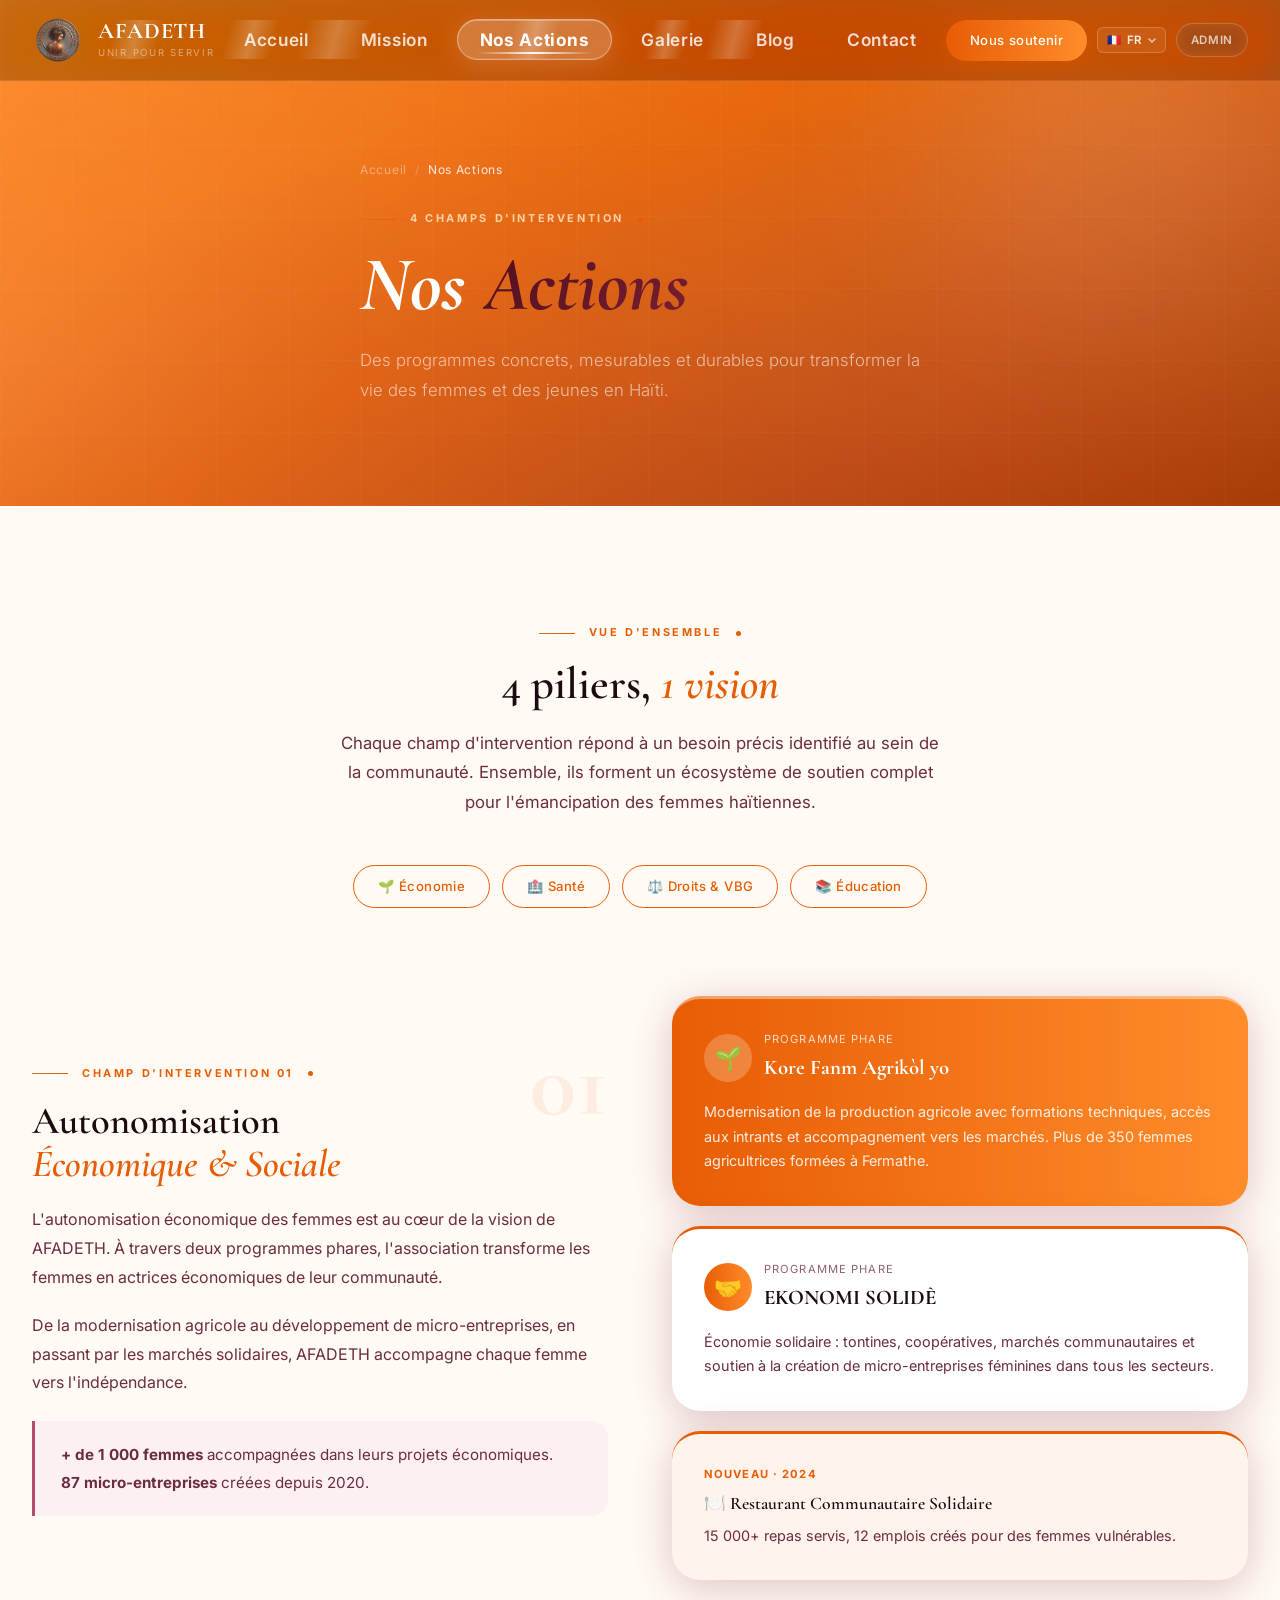
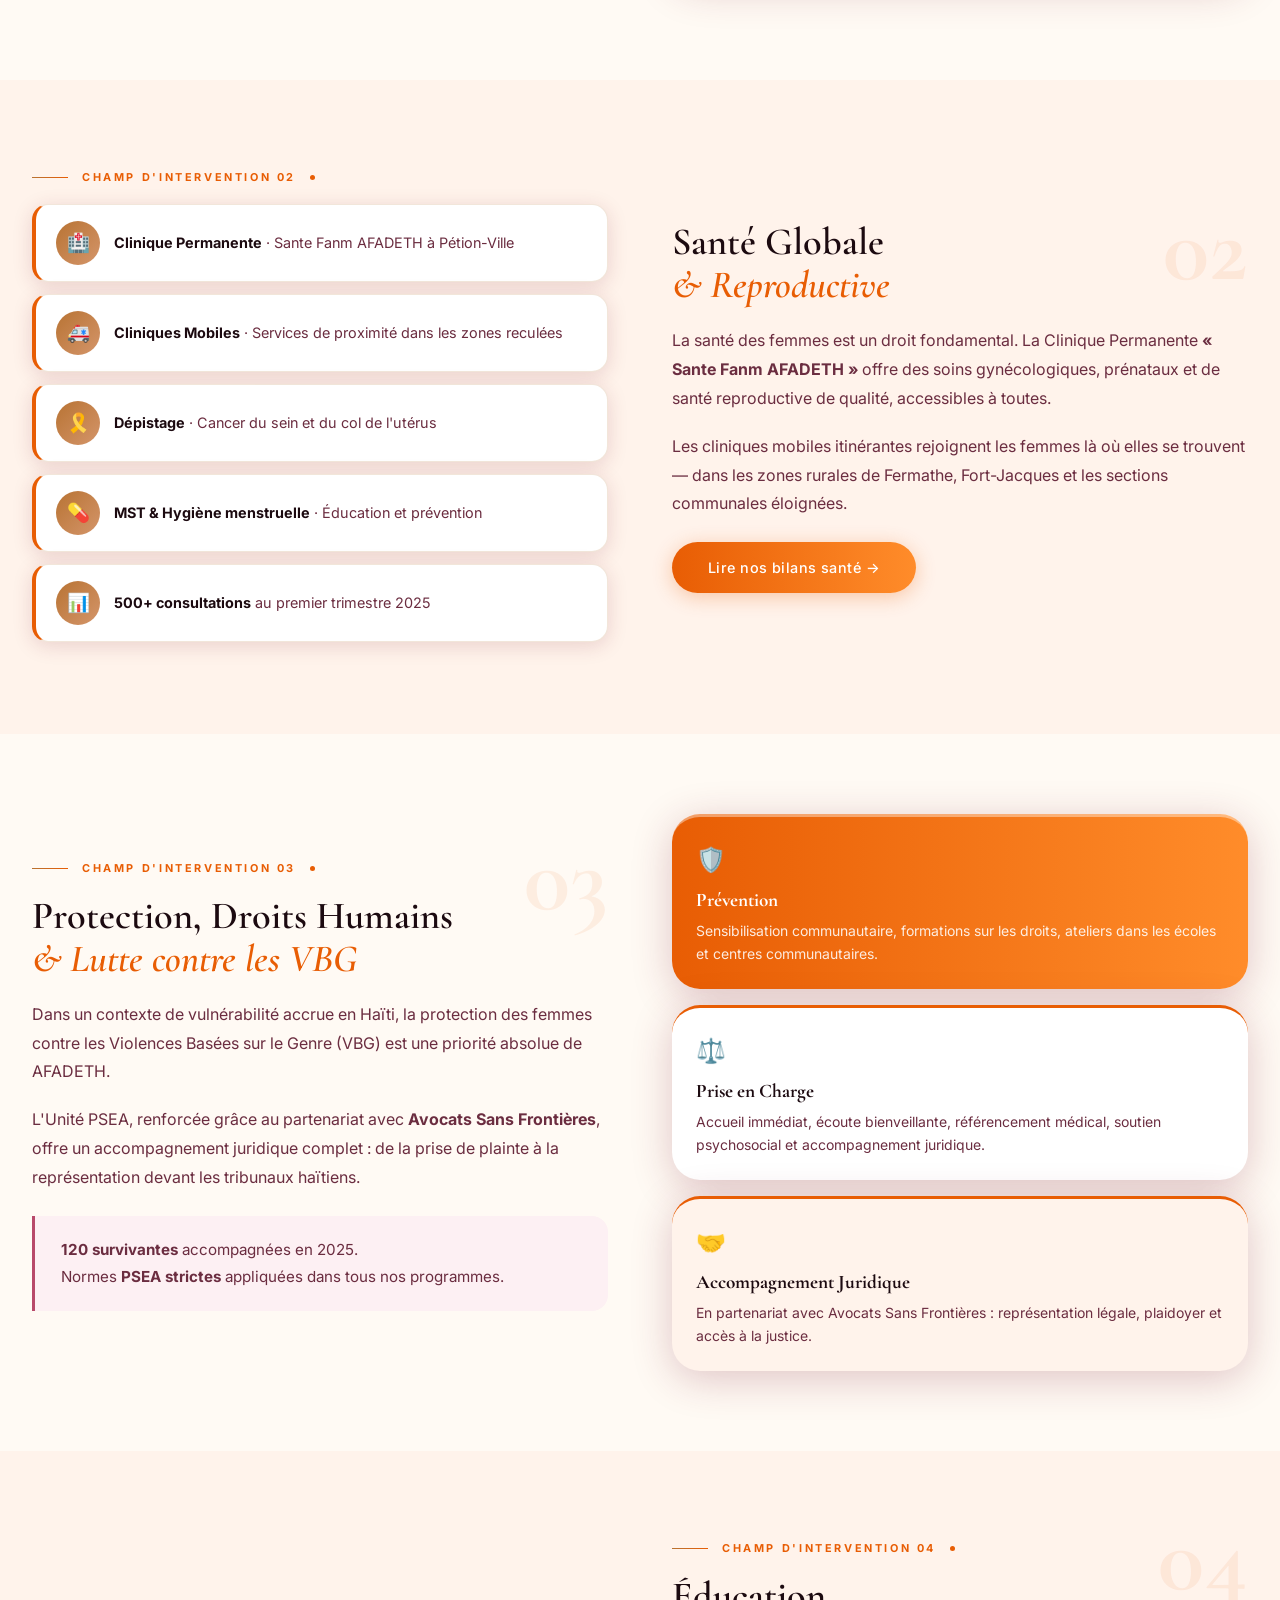
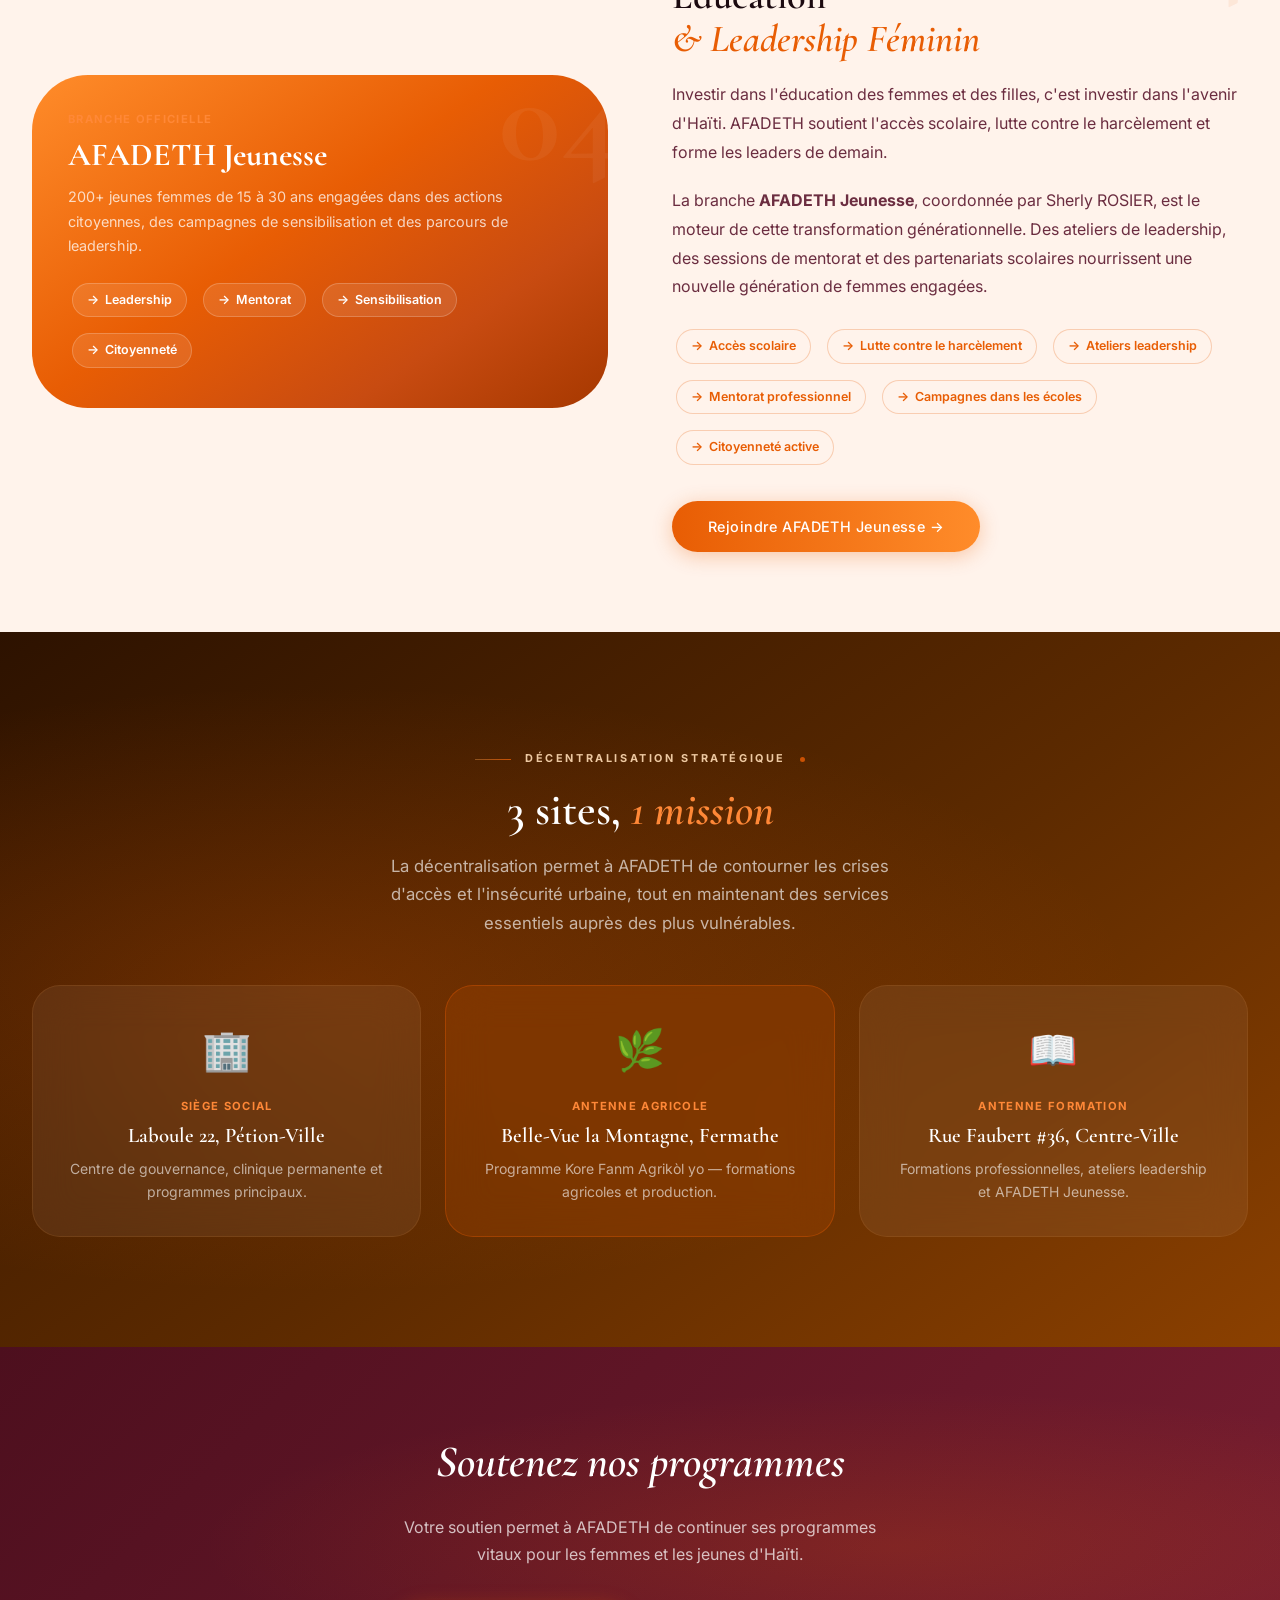
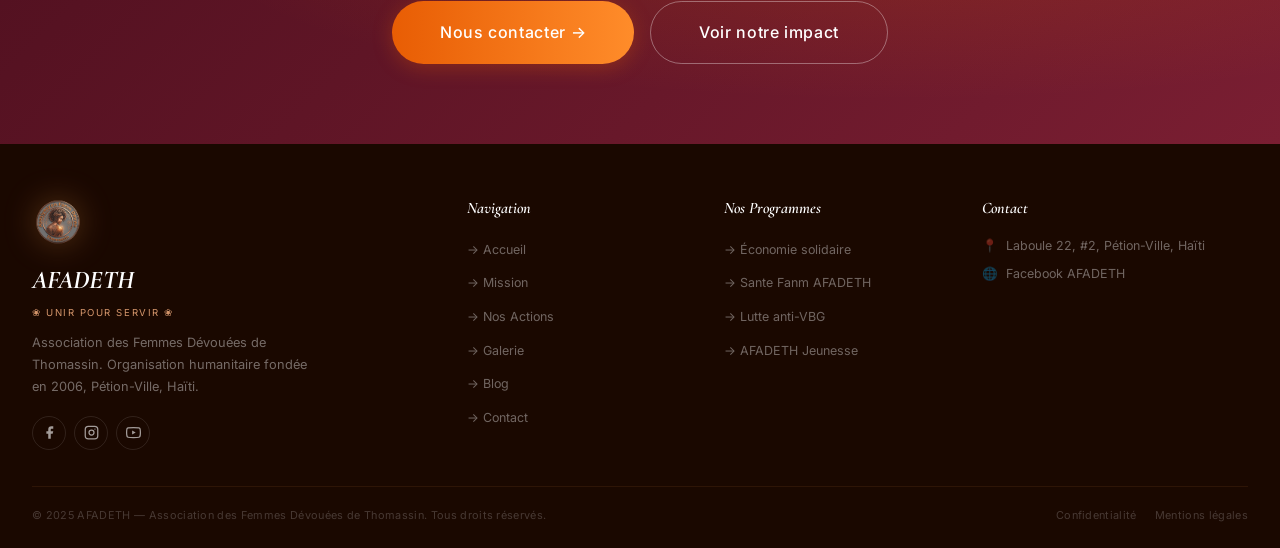
<file: actions.html>
<!DOCTYPE html>
<html lang="fr">
<head>
  <meta charset="UTF-8" />
  <meta name="viewport" content="width=device-width, initial-scale=1.0" />
  <meta name="description" content="Les 4 champs d'intervention de AFADETH : autonomisation économique, santé reproductive, droits humains et VBG, éducation et leadership féminin." />
  <title>Nos Actions — AFADETH</title>
  <link rel="stylesheet" href="css/style.css" />
  <link rel="icon" href="assets/images/logo.png" type="image/png" />
  <style>
    /* ---- Action sections alternating backgrounds ---- */
    .action-section{padding:80px 0}
    .action-section--cream{background:var(--cream)}
    .action-section--pale{background:var(--orange-pale)}

    /* ---- Big ghost number ---- */
    .action-number{
      font-family:'Cormorant Garamond',serif;font-size:6rem;font-weight:700;
      color:rgba(232,93,4,.08);line-height:1;position:absolute;top:-20px;right:0;
      pointer-events:none;user-select:none
    }

    /* ---- Program tags ---- */
    .program-tag{
      display:inline-flex;align-items:center;gap:6px;
      padding:6px 14px;border-radius:var(--radius-full);
      background:var(--orange-pale);border:1px solid rgba(232,93,4,.25);
      font-size:.78rem;font-weight:600;color:var(--orange);margin:4px
    }
    .program-tag::before{content:'→';font-size:.8rem}

    /* ---- Impact pills (santé section) ---- */
    .impact-pill{
      display:flex;align-items:center;gap:14px;
      padding:16px 20px;background:#fff;border-radius:var(--radius-md);
      border:1px solid var(--light-border);border-left:4px solid var(--orange);
      margin-bottom:12px;box-shadow:var(--shadow-sm)
    }
    .impact-pill__icon{
      width:44px;height:44px;border-radius:50%;flex-shrink:0;
      background:var(--gradient-copper);
      display:flex;align-items:center;justify-content:center;font-size:1.15rem
    }
    .impact-pill__text{font-size:.9rem;color:var(--light-text-2);line-height:1.5}
    .impact-pill__text strong{color:var(--light-text)}

    /* ---- Program cards ---- */
    .program-card{
      background:#fff;border-radius:var(--radius-lg);padding:32px;
      box-shadow:var(--shadow-md);border-top:3px solid var(--orange);
      margin-bottom:20px
    }
    .program-card--gradient{
      background:var(--gradient-brand);color:#fff;
      border-top:3px solid rgba(255,255,255,.4)
    }
    .program-card--pale{
      background:var(--orange-pale);
      border-top:3px solid var(--orange)
    }
    .program-card__icon{
      width:48px;height:48px;border-radius:50%;flex-shrink:0;
      display:flex;align-items:center;justify-content:center;font-size:1.4rem
    }
    .program-card__icon--light{background:rgba(255,255,255,.22)}
    .program-card__icon--brand{background:var(--gradient-brand)}
    .program-card__header{display:flex;align-items:center;gap:12px;margin-bottom:16px}
    .program-card__eyebrow{
      font-size:.7rem;letter-spacing:.1em;text-transform:uppercase;
      opacity:.75;margin-bottom:2px
    }
    .program-card__title{
      font-family:'Cormorant Garamond',serif;font-size:1.3rem;font-weight:700
    }
    .program-card__title--dark{color:var(--light-text)}
    .program-card__eyebrow--dark{color:var(--light-text-2)}
    .program-card p{font-size:.9rem;line-height:1.7}
    .program-card--gradient p{opacity:.87}
    .program-card__badge{
      font-size:.7rem;letter-spacing:.1em;text-transform:uppercase;
      color:var(--orange);font-weight:700;margin-bottom:6px
    }
    .program-card__subtitle{
      font-family:'Cormorant Garamond',serif;font-size:1.1rem;
      font-weight:600;color:var(--light-text);margin-bottom:6px
    }

    /* ---- Droits sub-cards ---- */
    .droits-card{
      background:#fff;border-radius:var(--radius-lg);padding:24px;
      box-shadow:var(--shadow-md);border-top:3px solid var(--orange)
    }
    .droits-card--gradient{
      background:var(--gradient-brand);color:#fff;
      border-top:3px solid rgba(255,255,255,.4)
    }
    .droits-card--pale{
      background:var(--orange-pale);
      border-top:3px solid var(--orange)
    }
    .droits-card h4{
      font-family:'Cormorant Garamond',serif;font-size:1.2rem;
      font-weight:700;margin-bottom:8px
    }
    .droits-card p{font-size:.875rem;line-height:1.65}
    .droits-card--gradient p{opacity:.87}
    .droits-card--pale p{color:var(--light-text-2)}
    .droits-card--pale h4{color:var(--light-text)}
    .droits-card--white p{color:var(--light-text-2)}
    .droits-card--white h4{color:var(--light-text)}
    .droits-icon{font-size:1.5rem;margin-bottom:10px}

    /* ---- Décentralisation section ---- */
    .decentral-section{
      background:var(--gradient-earth);
      position:relative;overflow:hidden;
      padding:110px 0
    }
    .decentral-section::before{
      content:'';position:absolute;inset:0;
      background:radial-gradient(ellipse at 25% 50%,rgba(232,93,4,.22) 0%,transparent 60%);
      pointer-events:none
    }
    .decentral-card{
      background:var(--glass);
      border:1px solid var(--glass-border);
      backdrop-filter:blur(20px);-webkit-backdrop-filter:blur(20px);
      border-radius:var(--radius-lg);padding:32px;text-align:center
    }
    .decentral-card--accent{
      background:rgba(232,93,4,.15);
      border-color:rgba(232,93,4,.35)
    }
    .decentral-card__eyebrow{
      font-size:.7rem;letter-spacing:.12em;text-transform:uppercase;
      color:var(--orange-light);font-weight:700;margin-bottom:8px
    }
    .decentral-card__name{
      font-family:'Cormorant Garamond',serif;font-size:1.3rem;
      font-weight:600;color:#fff;margin-bottom:10px
    }
    .decentral-card p{font-size:.875rem;color:rgba(255,255,255,.6);line-height:1.65}
    .decentral-icon{font-size:2.5rem;margin-bottom:16px}

    /* ---- CTA banner ---- */
    .actions-cta{
      background:var(--gradient-wine);
      position:relative;overflow:hidden;padding:80px 0
    }
    .actions-cta::before{
      content:'';position:absolute;inset:0;
      background:radial-gradient(ellipse at 70% 50%,rgba(232,93,4,.18) 0%,transparent 55%);
      pointer-events:none
    }
    .actions-cta__quote{
      font-family:'Cormorant Garamond',serif;
      font-size:clamp(1.8rem,3.5vw,3rem);
      font-weight:600;color:#fff;
      font-style:italic;margin-bottom:1rem
    }
    .actions-cta p{
      color:rgba(255,255,255,.72);font-size:1rem;
      max-width:480px;margin:0 auto 2rem;line-height:1.7
    }
    .actions-cta__btns{display:flex;gap:16px;justify-content:center;flex-wrap:wrap}
  </style>
</head>
<body>

<!-- NAVBAR -->
<nav class="navbar" id="navbar">
  <div class="container navbar__inner">
    <a href="index.html" class="navbar__logo">
      <img src="assets/images/logo.png" alt="Logo AFADETH" class="navbar__logo-img logo-medal-glow" />
      <div class="navbar__logo-text">
        <span class="navbar__logo-name">AFADETH</span>
        <span class="navbar__logo-tagline">Unir pour Servir</span>
      </div>
    </a>
    <ul class="navbar__nav">
      <li><a href="index.html"    class="navbar__link">Accueil</a></li>
      <li><a href="mission.html"  class="navbar__link">Mission</a></li>
      <li><a href="actions.html"  class="navbar__link active">Nos Actions</a></li>
      <li><a href="galerie.html"  class="navbar__link">Galerie</a></li>
      <li><a href="blog.html"     class="navbar__link">Blog</a></li>
      <li><a href="contact.html"  class="navbar__link">Contact</a></li>
    </ul>
    <div class="navbar__cta">
      <a href="contact.html" class="btn btn-primary btn-sm">Nous soutenir</a>
      <div class="lang-switcher" id="lang-switcher">
        <button class="lang-btn" onclick="toggleLangMenu(event)">
          <span class="lang-flag">🇫🇷</span><span class="lang-code">FR</span>
          <svg width="8" height="5" viewBox="0 0 8 5" fill="none"><path d="M1 1l3 3 3-3" stroke="currentColor" stroke-width="1.5" stroke-linecap="round"/></svg>
        </button>
        <div class="lang-menu">
          <button class="lang-option lang-active" data-lang="fr" onclick="setLang('fr')">🇫🇷 Français</button>
          <button class="lang-option" data-lang="en" onclick="setLang('en')">🇺🇸 English</button>
          <button class="lang-option" data-lang="ht" onclick="setLang('ht')">🇭🇹 Kreyòl</button>
          <button class="lang-option" data-lang="es" onclick="setLang('es')">🇪🇸 Español</button>
        </div>
      </div>
      <a href="admin/index.html" class="btn-admin" title="Espace administrateur">Admin</a>
    </div>
    <button class="navbar__hamburger" id="hamburger" aria-label="Menu">
      <span></span><span></span><span></span>
    </button>
  </div>
</nav>
<div class="navbar__mobile" id="mobile-menu">
  <a href="index.html"   class="navbar__mobile-link">Accueil</a>
  <a href="mission.html" class="navbar__mobile-link">Mission</a>
  <div class="navbar__mobile-divider"></div>
  <a href="actions.html" class="navbar__mobile-link">Nos Actions</a>
  <a href="galerie.html" class="navbar__mobile-link">Galerie</a>
  <a href="blog.html"    class="navbar__mobile-link">Blog</a>
  <div class="navbar__mobile-divider"></div>
  <a href="contact.html" class="navbar__mobile-link">Contact</a>
  <div class="mobile-lang-row">
    <button class="mobile-lang-btn lang-active" data-lang="fr" onclick="setLang('fr')">🇫🇷 FR</button>
    <button class="mobile-lang-btn" data-lang="en" onclick="setLang('en')">🇺🇸 EN</button>
    <button class="mobile-lang-btn" data-lang="ht" onclick="setLang('ht')">🇭🇹 HT</button>
    <button class="mobile-lang-btn" data-lang="es" onclick="setLang('es')">🇪🇸 ES</button>
  </div>
</div>

<!-- PAGE HERO -->
<section class="page-hero">
  <div class="page-hero__grid"></div>
  <div class="container page-hero__content">
    <div class="page-hero__breadcrumb">
      <a href="index.html">Accueil</a><span>/</span>
      <span style="color:rgba(255,255,255,.85)">Nos Actions</span>
    </div>
    <div class="section-label section-label--light">4 Champs d'Intervention</div>
    <h1 class="page-hero__title">Nos <em>Actions</em></h1>
    <p class="page-hero__desc">Des programmes concrets, mesurables et durables pour transformer la vie des femmes et des jeunes en Haïti.</p>
  </div>
</section>

<!-- =====================================================
     INTRO — VUE D'ENSEMBLE
===================================================== -->
<section class="section" style="background:var(--cream);padding-bottom:0">
  <div class="container text-center">
    <div class="section-label" style="justify-content:center">Vue d'ensemble</div>
    <h2 class="reveal" style="font-size:clamp(2rem,3.5vw,3rem);margin-bottom:1.2rem">
      4 piliers, <em style="font-style:italic;color:var(--orange)">1 vision</em>
    </h2>
    <p class="reveal d1" style="font-size:1.05rem;color:var(--light-text-2);max-width:600px;margin:0 auto 3rem;line-height:1.75">
      Chaque champ d'intervention répond à un besoin précis identifié au sein de la communauté.
      Ensemble, ils forment un écosystème de soutien complet pour l'émancipation des femmes haïtiennes.
    </p>
    <!-- Tabs raccourcis -->
    <div class="reveal d2" style="display:flex;gap:12px;justify-content:center;flex-wrap:wrap;padding-bottom:3rem">
      <a href="#economie" class="btn btn-outline btn-sm">🌱 Économie</a>
      <a href="#sante"    class="btn btn-outline btn-sm">🏥 Santé</a>
      <a href="#droits"   class="btn btn-outline btn-sm">⚖️ Droits &amp; VBG</a>
      <a href="#education" class="btn btn-outline btn-sm">📚 Éducation</a>
    </div>
  </div>
</section>

<!-- =====================================================
     CHAMP 01 — ÉCONOMIE  (odd → cream/white)
===================================================== -->
<section class="action-section action-section--cream" id="economie" style="padding-top:40px">
  <div class="container">
    <div style="display:grid;grid-template-columns:1fr 1fr;gap:64px;align-items:center">
      <div class="reveal-l">
        <div style="position:relative">
          <div class="action-number">01</div>
          <div class="section-label">Champ d'Intervention 01</div>
          <h2 style="font-size:clamp(1.8rem,3vw,2.8rem);margin-bottom:1.2rem;color:var(--light-text)">
            Autonomisation<br><em style="font-style:italic;color:var(--orange)">Économique &amp; Sociale</em>
          </h2>
          <p style="font-size:1rem;color:var(--light-text-2);line-height:1.8;margin-bottom:1.2rem">
            L'autonomisation économique des femmes est au cœur de la vision de AFADETH.
            À travers deux programmes phares, l'association transforme les femmes en actrices
            économiques de leur communauté.
          </p>
          <p style="font-size:1rem;color:var(--light-text-2);line-height:1.8;margin-bottom:1.5rem">
            De la modernisation agricole au développement de micro-entreprises, en passant
            par les marchés solidaires, AFADETH accompagne chaque femme vers l'indépendance.
          </p>
          <div class="highlight-box">
            <p><strong>+ de 1 000 femmes</strong> accompagnées dans leurs projets économiques.<br>
            <strong>87 micro-entreprises</strong> créées depuis 2020.</p>
          </div>
        </div>
      </div>
      <div class="reveal-r">
        <!-- Programme 1 -->
        <div class="program-card program-card--gradient">
          <div class="program-card__header">
            <div class="program-card__icon program-card__icon--light">🌱</div>
            <div>
              <div class="program-card__eyebrow">Programme phare</div>
              <div class="program-card__title">Kore Fanm Agrikòl yo</div>
            </div>
          </div>
          <p>
            Modernisation de la production agricole avec formations techniques, accès aux intrants
            et accompagnement vers les marchés. Plus de 350 femmes agricultrices formées à Fermathe.
          </p>
        </div>
        <!-- Programme 2 -->
        <div class="program-card">
          <div class="program-card__header">
            <div class="program-card__icon program-card__icon--brand">🤝</div>
            <div>
              <div class="program-card__eyebrow program-card__eyebrow--dark">Programme phare</div>
              <div class="program-card__title program-card__title--dark">EKONOMI SOLIDÈ</div>
            </div>
          </div>
          <p style="color:var(--light-text-2)">
            Économie solidaire : tontines, coopératives, marchés communautaires et
            soutien à la création de micro-entreprises féminines dans tous les secteurs.
          </p>
        </div>
        <!-- Restaurant -->
        <div class="program-card program-card--pale">
          <div class="program-card__badge">Nouveau · 2024</div>
          <div class="program-card__subtitle">🍽️ Restaurant Communautaire Solidaire</div>
          <p style="color:var(--light-text-2)">15 000+ repas servis, 12 emplois créés pour des femmes vulnérables.</p>
        </div>
      </div>
    </div>
  </div>
</section>

<!-- =====================================================
     CHAMP 02 — SANTÉ  (even → orange-pale)
===================================================== -->
<section class="action-section action-section--pale" id="sante">
  <div class="container">
    <div style="display:grid;grid-template-columns:1fr 1fr;gap:64px;align-items:center">
      <div>
        <div class="section-label">Champ d'Intervention 02</div>
        <!-- Impacts -->
        <div class="impact-pill reveal d1">
          <div class="impact-pill__icon">🏥</div>
          <div class="impact-pill__text"><strong>Clinique Permanente</strong> · Sante Fanm AFADETH à Pétion-Ville</div>
        </div>
        <div class="impact-pill reveal d2">
          <div class="impact-pill__icon">🚑</div>
          <div class="impact-pill__text"><strong>Cliniques Mobiles</strong> · Services de proximité dans les zones reculées</div>
        </div>
        <div class="impact-pill reveal d3">
          <div class="impact-pill__icon">🎗️</div>
          <div class="impact-pill__text"><strong>Dépistage</strong> · Cancer du sein et du col de l'utérus</div>
        </div>
        <div class="impact-pill reveal d4">
          <div class="impact-pill__icon">💊</div>
          <div class="impact-pill__text"><strong>MST &amp; Hygiène menstruelle</strong> · Éducation et prévention</div>
        </div>
        <div class="impact-pill reveal d5">
          <div class="impact-pill__icon">📊</div>
          <div class="impact-pill__text"><strong>500+ consultations</strong> au premier trimestre 2025</div>
        </div>
      </div>
      <div class="reveal-r">
        <div style="position:relative">
          <div class="action-number">02</div>
          <h2 style="font-size:clamp(1.8rem,3vw,2.8rem);margin-bottom:1.2rem;color:var(--light-text)">
            Santé Globale<br><em style="font-style:italic;color:var(--orange)">&amp; Reproductive</em>
          </h2>
          <p style="font-size:1rem;color:var(--light-text-2);line-height:1.8;margin-bottom:1.2rem">
            La santé des femmes est un droit fondamental. La Clinique Permanente
            <strong>« Sante Fanm AFADETH »</strong> offre des soins gynécologiques, prénataux
            et de santé reproductive de qualité, accessibles à toutes.
          </p>
          <p style="font-size:1rem;color:var(--light-text-2);line-height:1.8;margin-bottom:1.5rem">
            Les cliniques mobiles itinérantes rejoignent les femmes là où elles se trouvent —
            dans les zones rurales de Fermathe, Fort-Jacques et les sections communales éloignées.
          </p>
          <a href="blog.html" class="btn btn-primary">Lire nos bilans santé →</a>
        </div>
      </div>
    </div>
  </div>
</section>

<!-- =====================================================
     CHAMP 03 — DROITS & VBG  (odd → cream/white)
===================================================== -->
<section class="action-section action-section--cream" id="droits">
  <div class="container">
    <div style="display:grid;grid-template-columns:1fr 1fr;gap:64px;align-items:center">
      <div class="reveal-l">
        <div style="position:relative">
          <div class="action-number">03</div>
          <div class="section-label">Champ d'Intervention 03</div>
          <h2 style="font-size:clamp(1.8rem,3vw,2.8rem);margin-bottom:1.2rem;color:var(--light-text)">
            Protection, Droits Humains<br><em style="font-style:italic;color:var(--orange)">&amp; Lutte contre les VBG</em>
          </h2>
          <p style="font-size:1rem;color:var(--light-text-2);line-height:1.8;margin-bottom:1.2rem">
            Dans un contexte de vulnérabilité accrue en Haïti, la protection des femmes
            contre les Violences Basées sur le Genre (VBG) est une priorité absolue de AFADETH.
          </p>
          <p style="font-size:1rem;color:var(--light-text-2);line-height:1.8;margin-bottom:1.5rem">
            L'Unité PSEA, renforcée grâce au partenariat avec <strong>Avocats Sans Frontières</strong>,
            offre un accompagnement juridique complet : de la prise de plainte à la représentation
            devant les tribunaux haïtiens.
          </p>
          <div class="highlight-box">
            <p><strong>120 survivantes</strong> accompagnées en 2025.<br>
            Normes <strong>PSEA strictes</strong> appliquées dans tous nos programmes.</p>
          </div>
        </div>
      </div>
      <div class="reveal-r">
        <div style="display:flex;flex-direction:column;gap:16px">
          <div class="droits-card droits-card--gradient">
            <div class="droits-icon">🛡️</div>
            <h4>Prévention</h4>
            <p>Sensibilisation communautaire, formations sur les droits, ateliers dans les écoles et centres communautaires.</p>
          </div>
          <div class="droits-card droits-card--white">
            <div class="droits-icon">⚖️</div>
            <h4>Prise en Charge</h4>
            <p>Accueil immédiat, écoute bienveillante, référencement médical, soutien psychosocial et accompagnement juridique.</p>
          </div>
          <div class="droits-card droits-card--pale">
            <div class="droits-icon">🤝</div>
            <h4>Accompagnement Juridique</h4>
            <p>En partenariat avec Avocats Sans Frontières : représentation légale, plaidoyer et accès à la justice.</p>
          </div>
        </div>
      </div>
    </div>
  </div>
</section>

<!-- =====================================================
     CHAMP 04 — ÉDUCATION  (even → orange-pale)
===================================================== -->
<section class="action-section action-section--pale" id="education">
  <div class="container">
    <div style="display:grid;grid-template-columns:1fr 1fr;gap:64px;align-items:center">
      <div class="reveal-l">
        <!-- AFADETH Jeunesse card -->
        <div style="background:var(--gradient-hero);border-radius:var(--radius-xl);padding:36px;color:#fff;position:relative;overflow:hidden">
          <div style="position:absolute;top:-20px;right:-10px;font-family:'Cormorant Garamond',serif;font-size:8rem;font-weight:700;color:rgba(255,255,255,.05);line-height:1;pointer-events:none;user-select:none">04</div>
          <div style="font-size:.7rem;letter-spacing:.12em;text-transform:uppercase;color:var(--orange-light);margin-bottom:8px;font-weight:700">Branche officielle</div>
          <h3 style="font-family:'Cormorant Garamond',serif;font-size:2rem;font-weight:700;margin-bottom:12px">AFADETH Jeunesse</h3>
          <p style="font-size:.9rem;color:rgba(255,255,255,.75);line-height:1.7;margin-bottom:20px">
            200+ jeunes femmes de 15 à 30 ans engagées dans des actions citoyennes,
            des campagnes de sensibilisation et des parcours de leadership.
          </p>
          <div style="display:flex;flex-wrap:wrap;gap:8px">
            <span class="program-tag" style="background:rgba(255,255,255,.1);border-color:rgba(255,255,255,.2);color:#fff">Leadership</span>
            <span class="program-tag" style="background:rgba(255,255,255,.1);border-color:rgba(255,255,255,.2);color:#fff">Mentorat</span>
            <span class="program-tag" style="background:rgba(255,255,255,.1);border-color:rgba(255,255,255,.2);color:#fff">Sensibilisation</span>
            <span class="program-tag" style="background:rgba(255,255,255,.1);border-color:rgba(255,255,255,.2);color:#fff">Citoyenneté</span>
          </div>
        </div>
      </div>
      <div class="reveal-r">
        <div style="position:relative">
          <div class="action-number">04</div>
          <div class="section-label">Champ d'Intervention 04</div>
          <h2 style="font-size:clamp(1.8rem,3vw,2.8rem);margin-bottom:1.2rem;color:var(--light-text)">
            Éducation<br><em style="font-style:italic;color:var(--orange)">&amp; Leadership Féminin</em>
          </h2>
          <p style="font-size:1rem;color:var(--light-text-2);line-height:1.8;margin-bottom:1.2rem">
            Investir dans l'éducation des femmes et des filles, c'est investir dans l'avenir d'Haïti.
            AFADETH soutient l'accès scolaire, lutte contre le harcèlement et forme les
            leaders de demain.
          </p>
          <p style="font-size:1rem;color:var(--light-text-2);line-height:1.8;margin-bottom:1.5rem">
            La branche <strong>AFADETH Jeunesse</strong>, coordonnée par Sherly ROSIER,
            est le moteur de cette transformation générationnelle. Des ateliers de leadership,
            des sessions de mentorat et des partenariats scolaires nourrissent une nouvelle
            génération de femmes engagées.
          </p>
          <div style="display:flex;flex-wrap:wrap;gap:8px;margin-bottom:2rem">
            <span class="program-tag">Accès scolaire</span>
            <span class="program-tag">Lutte contre le harcèlement</span>
            <span class="program-tag">Ateliers leadership</span>
            <span class="program-tag">Mentorat professionnel</span>
            <span class="program-tag">Campagnes dans les écoles</span>
            <span class="program-tag">Citoyenneté active</span>
          </div>
          <a href="contact.html" class="btn btn-primary">Rejoindre AFADETH Jeunesse →</a>
        </div>
      </div>
    </div>
  </div>
</section>

<!-- =====================================================
     DÉCENTRALISATION
===================================================== -->
<section class="decentral-section">
  <div class="container" style="position:relative;z-index:1">
    <div class="text-center reveal" style="margin-bottom:3rem">
      <div class="section-label section-label--light">Décentralisation Stratégique</div>
      <h2 style="font-size:clamp(2rem,3.5vw,3rem);color:#fff">
        3 sites, <em style="font-style:italic;color:var(--orange-light)">1 mission</em>
      </h2>
      <p style="font-size:1.05rem;color:rgba(255,255,255,.65);max-width:540px;margin:1rem auto 0;line-height:1.7">
        La décentralisation permet à AFADETH de contourner les crises d'accès et l'insécurité
        urbaine, tout en maintenant des services essentiels auprès des plus vulnérables.
      </p>
    </div>
    <div style="display:grid;grid-template-columns:repeat(3,1fr);gap:24px">
      <div class="decentral-card reveal d1">
        <div class="decentral-icon">🏢</div>
        <div class="decentral-card__eyebrow">Siège Social</div>
        <h3 class="decentral-card__name">Laboule 22, Pétion-Ville</h3>
        <p>Centre de gouvernance, clinique permanente et programmes principaux.</p>
      </div>
      <div class="decentral-card decentral-card--accent reveal d2">
        <div class="decentral-icon">🌿</div>
        <div class="decentral-card__eyebrow">Antenne Agricole</div>
        <h3 class="decentral-card__name">Belle-Vue la Montagne, Fermathe</h3>
        <p>Programme Kore Fanm Agrikòl yo — formations agricoles et production.</p>
      </div>
      <div class="decentral-card reveal d3">
        <div class="decentral-icon">📖</div>
        <div class="decentral-card__eyebrow">Antenne Formation</div>
        <h3 class="decentral-card__name">Rue Faubert #36, Centre-Ville</h3>
        <p>Formations professionnelles, ateliers leadership et AFADETH Jeunesse.</p>
      </div>
    </div>
  </div>
</section>

<!-- CTA -->
<div class="actions-cta">
  <div class="container" style="position:relative;z-index:1;text-align:center">
    <div class="actions-cta__quote">
      Soutenez nos programmes
    </div>
    <p>
      Votre soutien permet à AFADETH de continuer ses programmes vitaux pour les femmes et les jeunes d'Haïti.
    </p>
    <div class="actions-cta__btns">
      <a href="contact.html" class="btn btn-primary btn-lg">Nous contacter →</a>
      <a href="galerie.html" class="btn btn-outline-light btn-lg">Voir notre impact</a>
    </div>
  </div>
</div>

<!-- FOOTER -->
<footer class="footer">
  <div class="container">
    <div class="footer__grid">
      <div>
        <img src="assets/images/logo.png" alt="Logo AFADETH" class="footer__logo-img logo-medal-glow" />
        <div class="footer__brand-name">AFADETH</div>
        <div class="footer__brand-tag">❀ Unir pour Servir ❀</div>
        <p class="footer__brand-desc">Association des Femmes Dévouées de Thomassin. Organisation humanitaire fondée en 2006, Pétion-Ville, Haïti.</p>
        <div class="footer__social">
          <a href="https://www.facebook.com/profile.php?id=100077503592349" target="_blank" rel="noopener" title="Facebook AFADETH"><svg width="15" height="15" viewBox="0 0 24 24" fill="currentColor"><path d="M18 2h-3a5 5 0 0 0-5 5v3H7v4h3v8h4v-8h3l1-4h-4V7a1 1 0 0 1 1-1h3z"/></svg></a>
          <a href="#" title="Instagram AFADETH"><svg width="15" height="15" viewBox="0 0 24 24" fill="none" stroke="currentColor" stroke-width="2"><rect x="2" y="2" width="20" height="20" rx="5"/><circle cx="12" cy="12" r="4"/><circle cx="17.5" cy="6.5" r="1" fill="currentColor" stroke="none"/></svg></a>
          <a href="#" title="YouTube AFADETH"><svg width="15" height="15" viewBox="0 0 24 24" fill="none" stroke="currentColor" stroke-width="2"><path d="M22.54 6.42a2.78 2.78 0 0 0-1.96-1.96C18.88 4 12 4 12 4s-6.88 0-8.59.46a2.78 2.78 0 0 0-1.96 1.96A29 29 0 0 0 1 12a29 29 0 0 0 .46 5.58A2.78 2.78 0 0 0 3.41 19.6C5.12 20.06 12 20.06 12 20.06s6.88 0 8.59-.46a2.78 2.78 0 0 0 1.96-1.96A29 29 0 0 0 23 12a29 29 0 0 0-.46-5.58z"/><polygon fill="currentColor" stroke="none" points="9.75 15.02 15.5 12 9.75 8.98 9.75 15.02"/></svg></a>
        </div>
      </div>
      <div>
        <div class="footer__col-title">Navigation</div>
        <ul class="footer__links">
          <li><a href="index.html"   class="footer__link">→ Accueil</a></li>
          <li><a href="mission.html" class="footer__link">→ Mission</a></li>
          <li><a href="actions.html" class="footer__link">→ Nos Actions</a></li>
          <li><a href="galerie.html" class="footer__link">→ Galerie</a></li>
          <li><a href="blog.html"    class="footer__link">→ Blog</a></li>
          <li><a href="contact.html" class="footer__link">→ Contact</a></li>
        </ul>
      </div>
      <div>
        <div class="footer__col-title">Nos Programmes</div>
        <ul class="footer__links">
          <li><a href="#economie"  class="footer__link">→ Économie solidaire</a></li>
          <li><a href="#sante"     class="footer__link">→ Sante Fanm AFADETH</a></li>
          <li><a href="#droits"    class="footer__link">→ Lutte anti-VBG</a></li>
          <li><a href="#education" class="footer__link">→ AFADETH Jeunesse</a></li>
        </ul>
      </div>
      <div>
        <div class="footer__col-title">Contact</div>
        <div class="footer__contact-item"><span>📍</span><span>Laboule 22, #2, Pétion-Ville, Haïti</span></div>
        <div class="footer__contact-item"><span>🌐</span><a href="https://www.facebook.com/profile.php?id=100077503592349" target="_blank" rel="noopener" style="color:inherit">Facebook AFADETH</a></div>
      </div>
    </div>
    <div class="footer__bottom">
      <p class="footer__copy">© 2025 AFADETH. Tous droits réservés.</p>
      <div class="footer__legal">
        <a href="#" class="footer__legal-link">Confidentialité</a>
        <a href="#" class="footer__legal-link">Mentions légales</a>
      </div>
    </div>
  </div>
</footer>

<script src="js/i18n.js"></script>
<script src="js/main.js"></script>
</body>
</html>
</file>
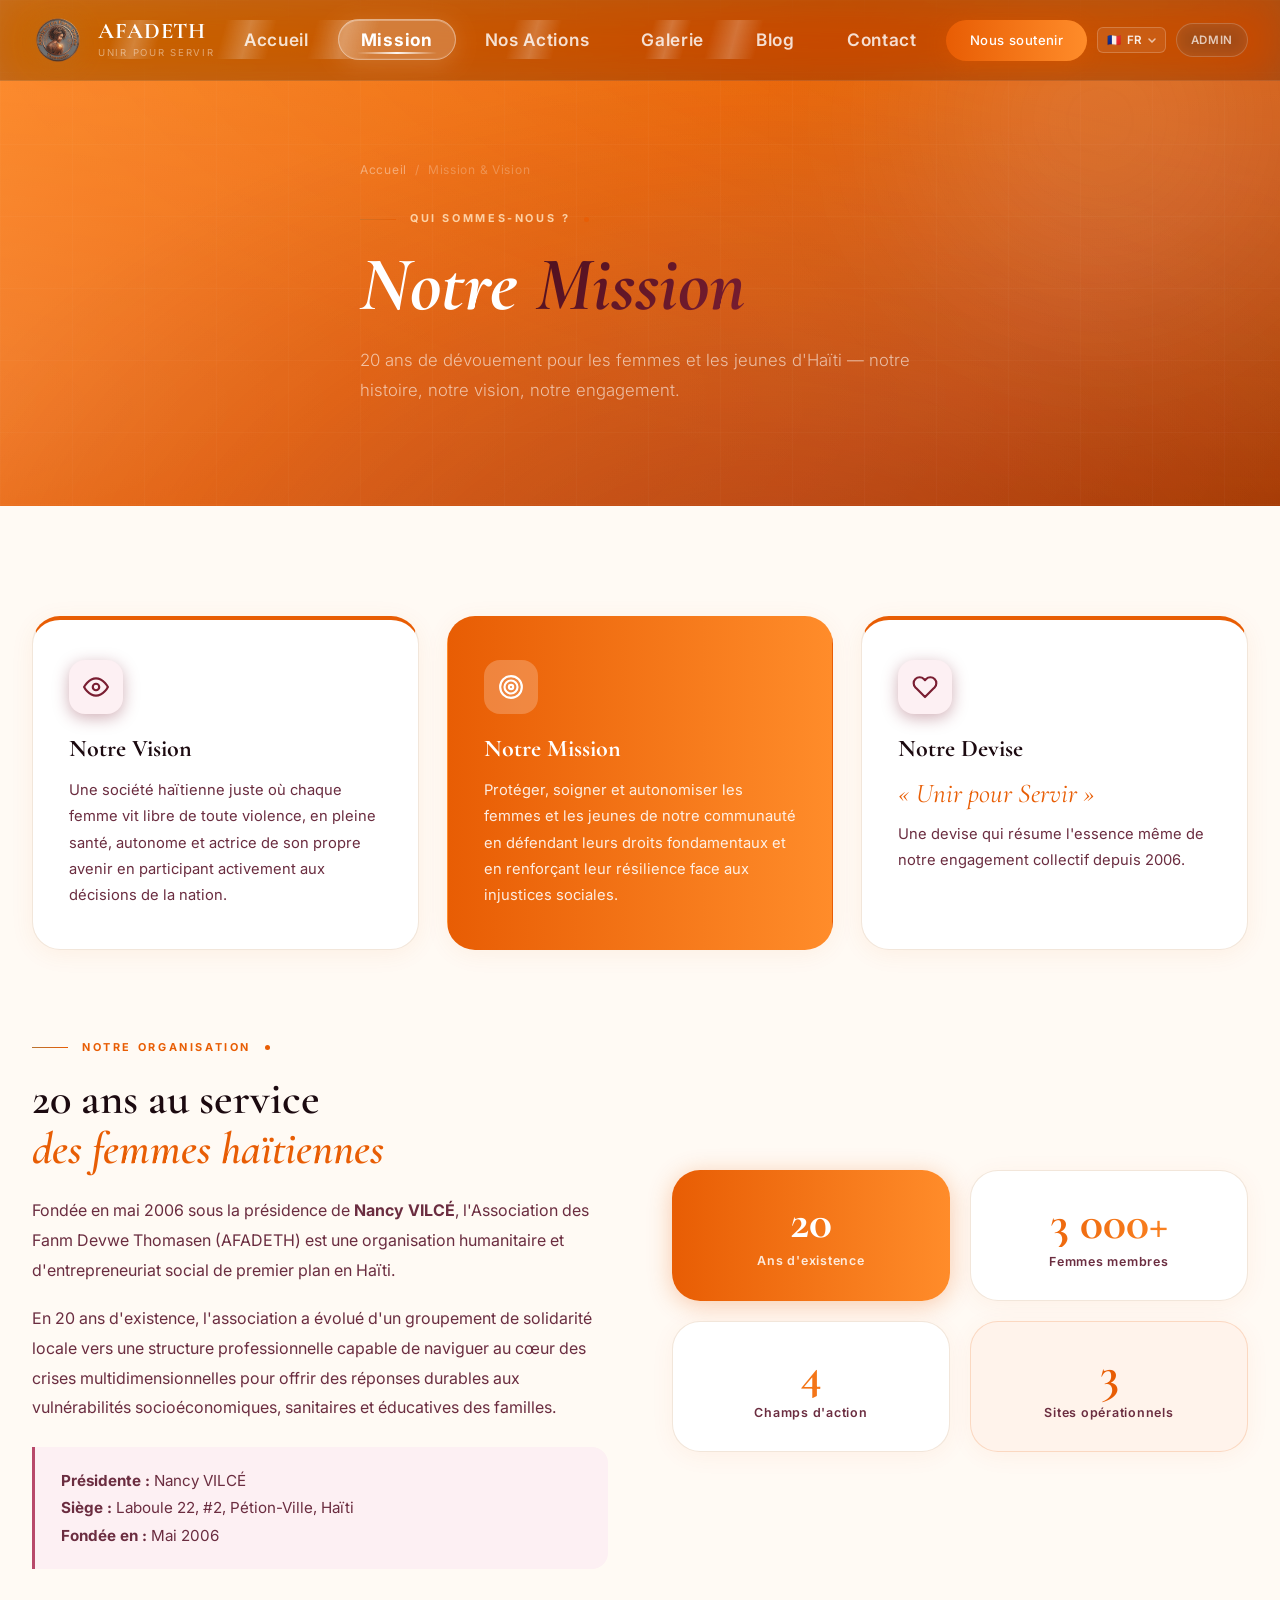
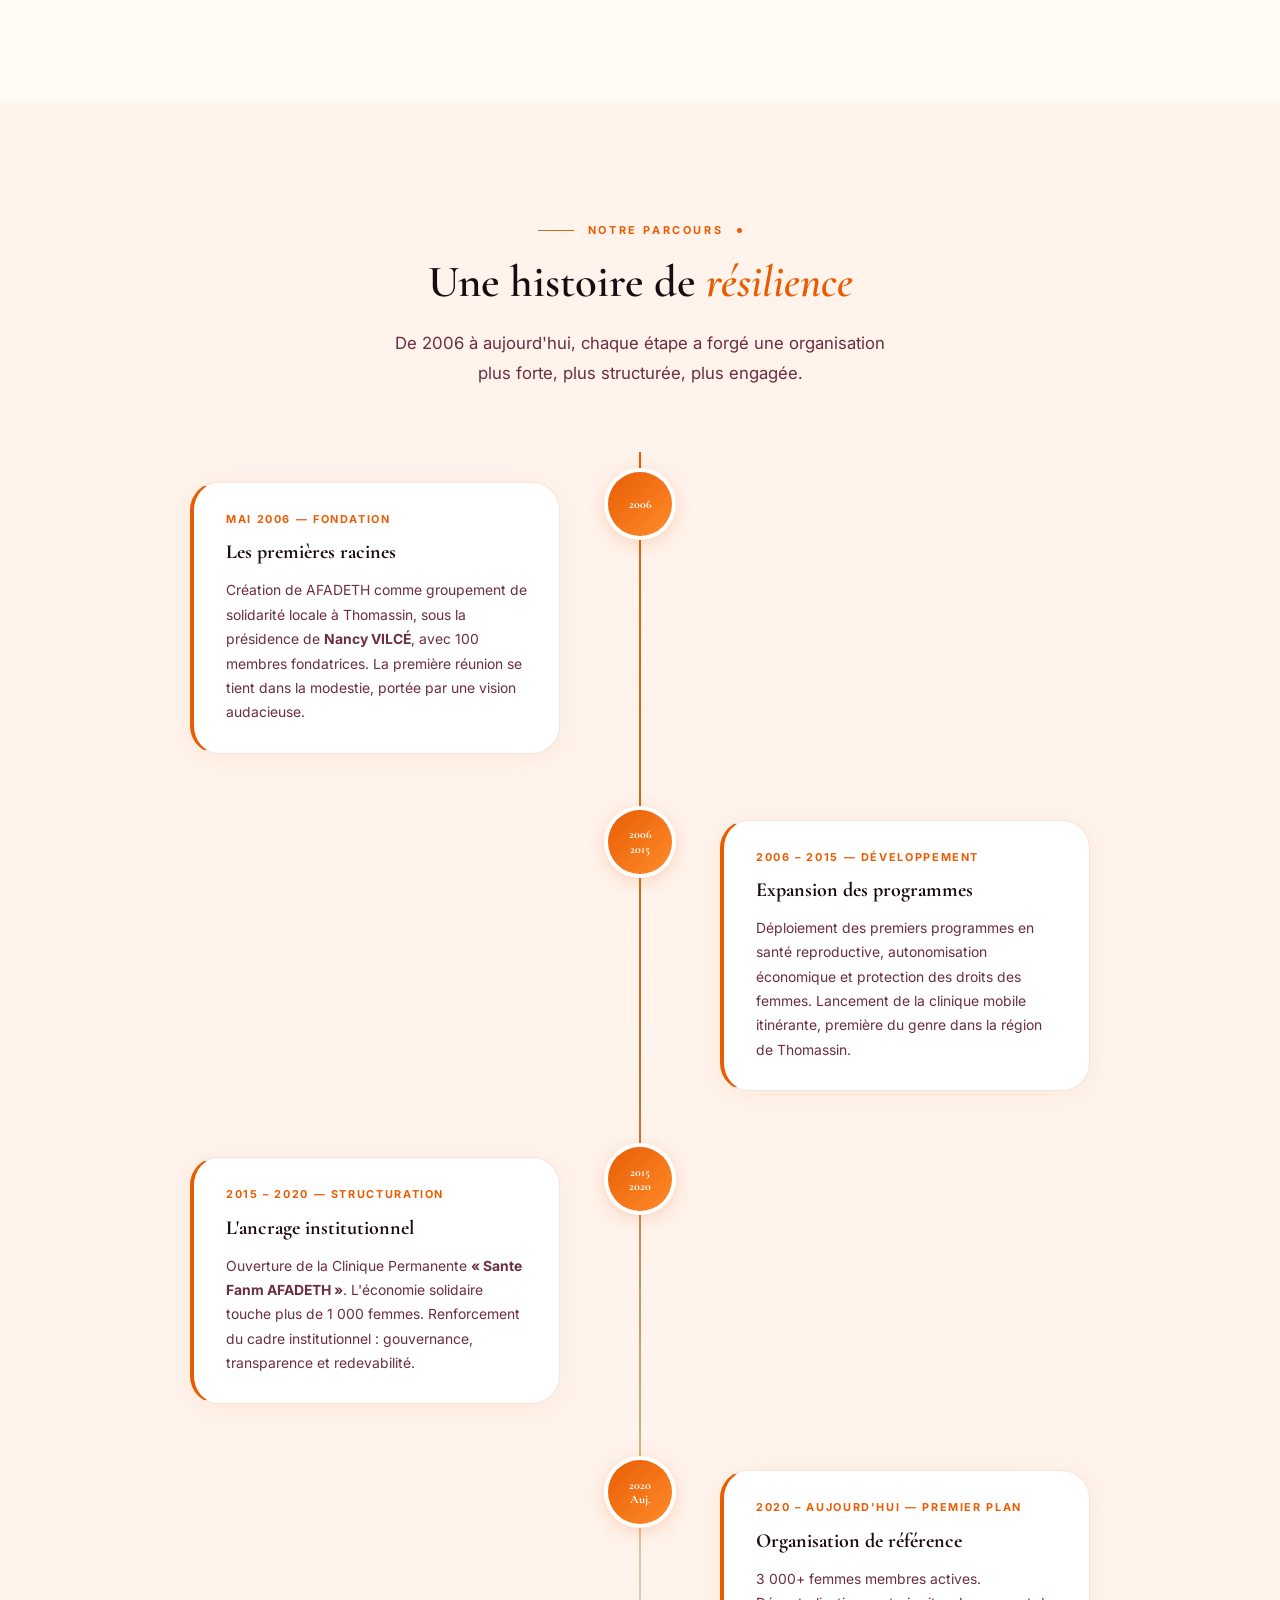
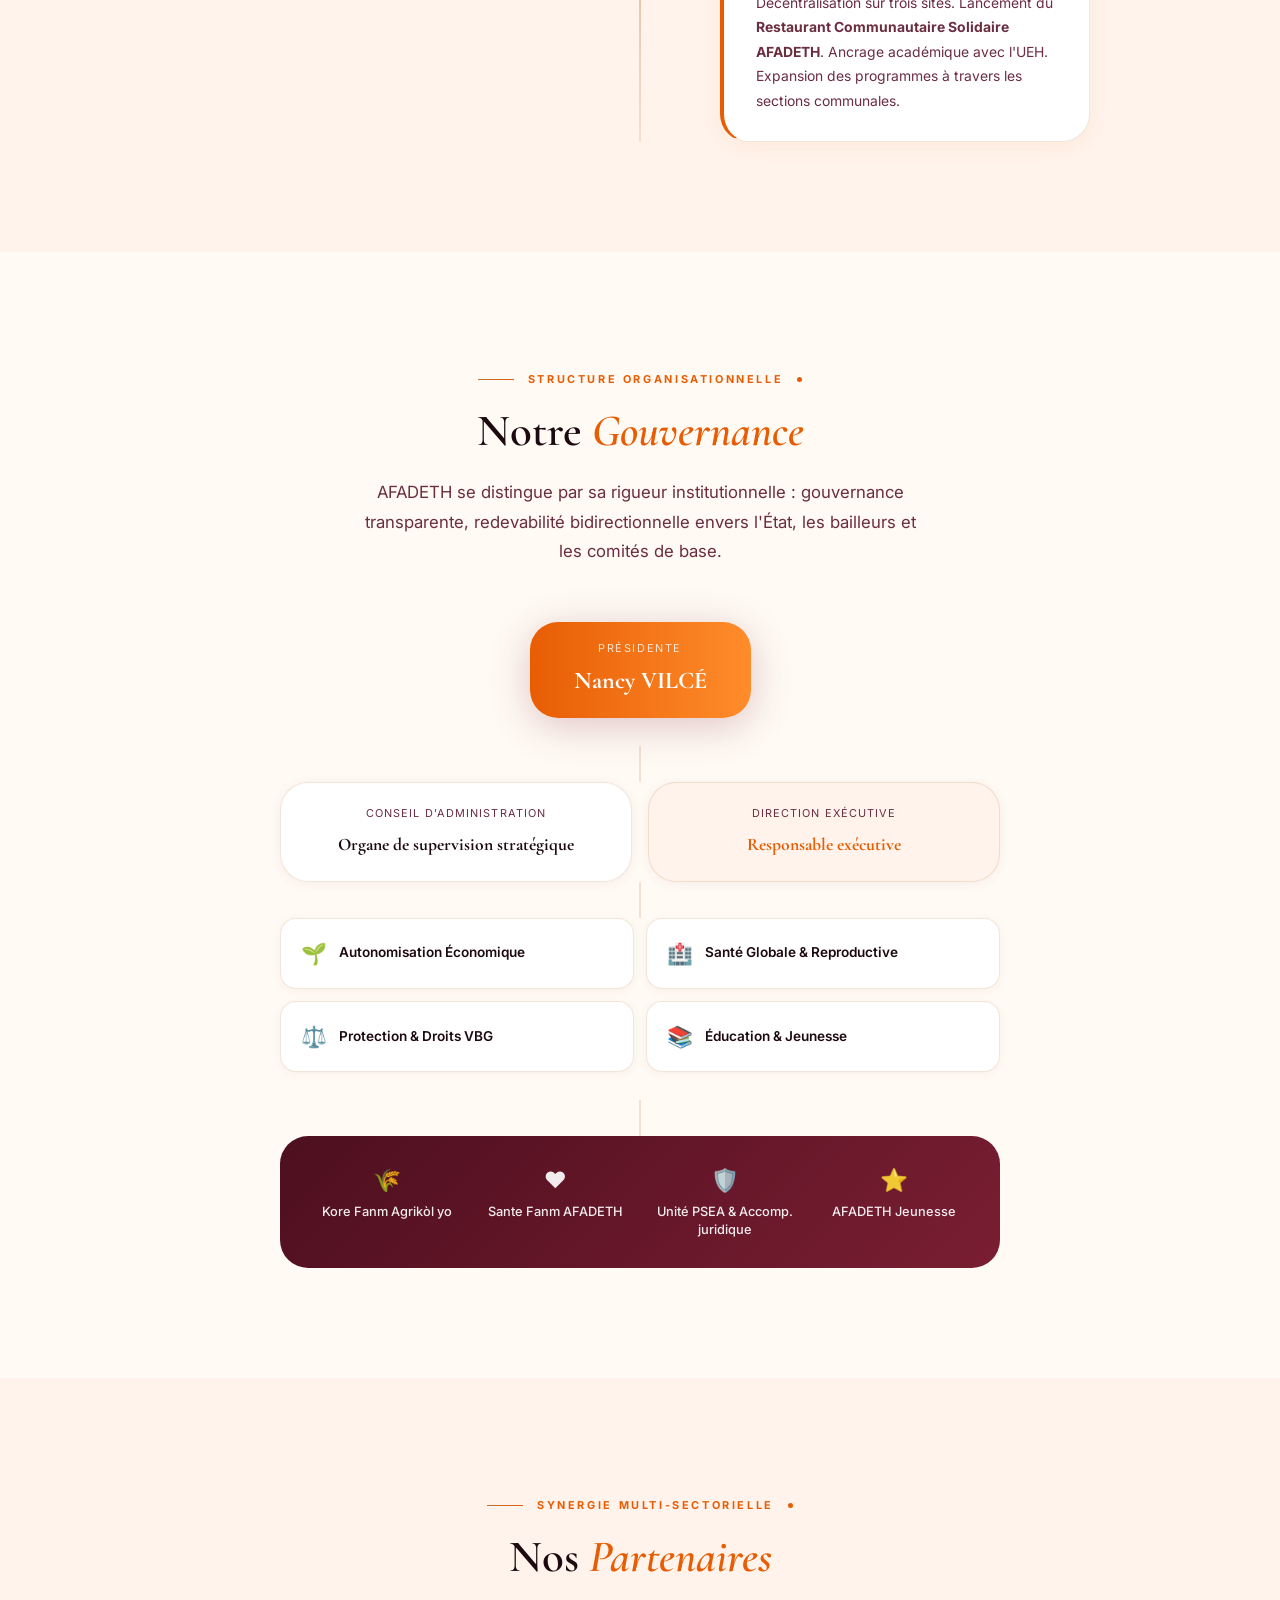
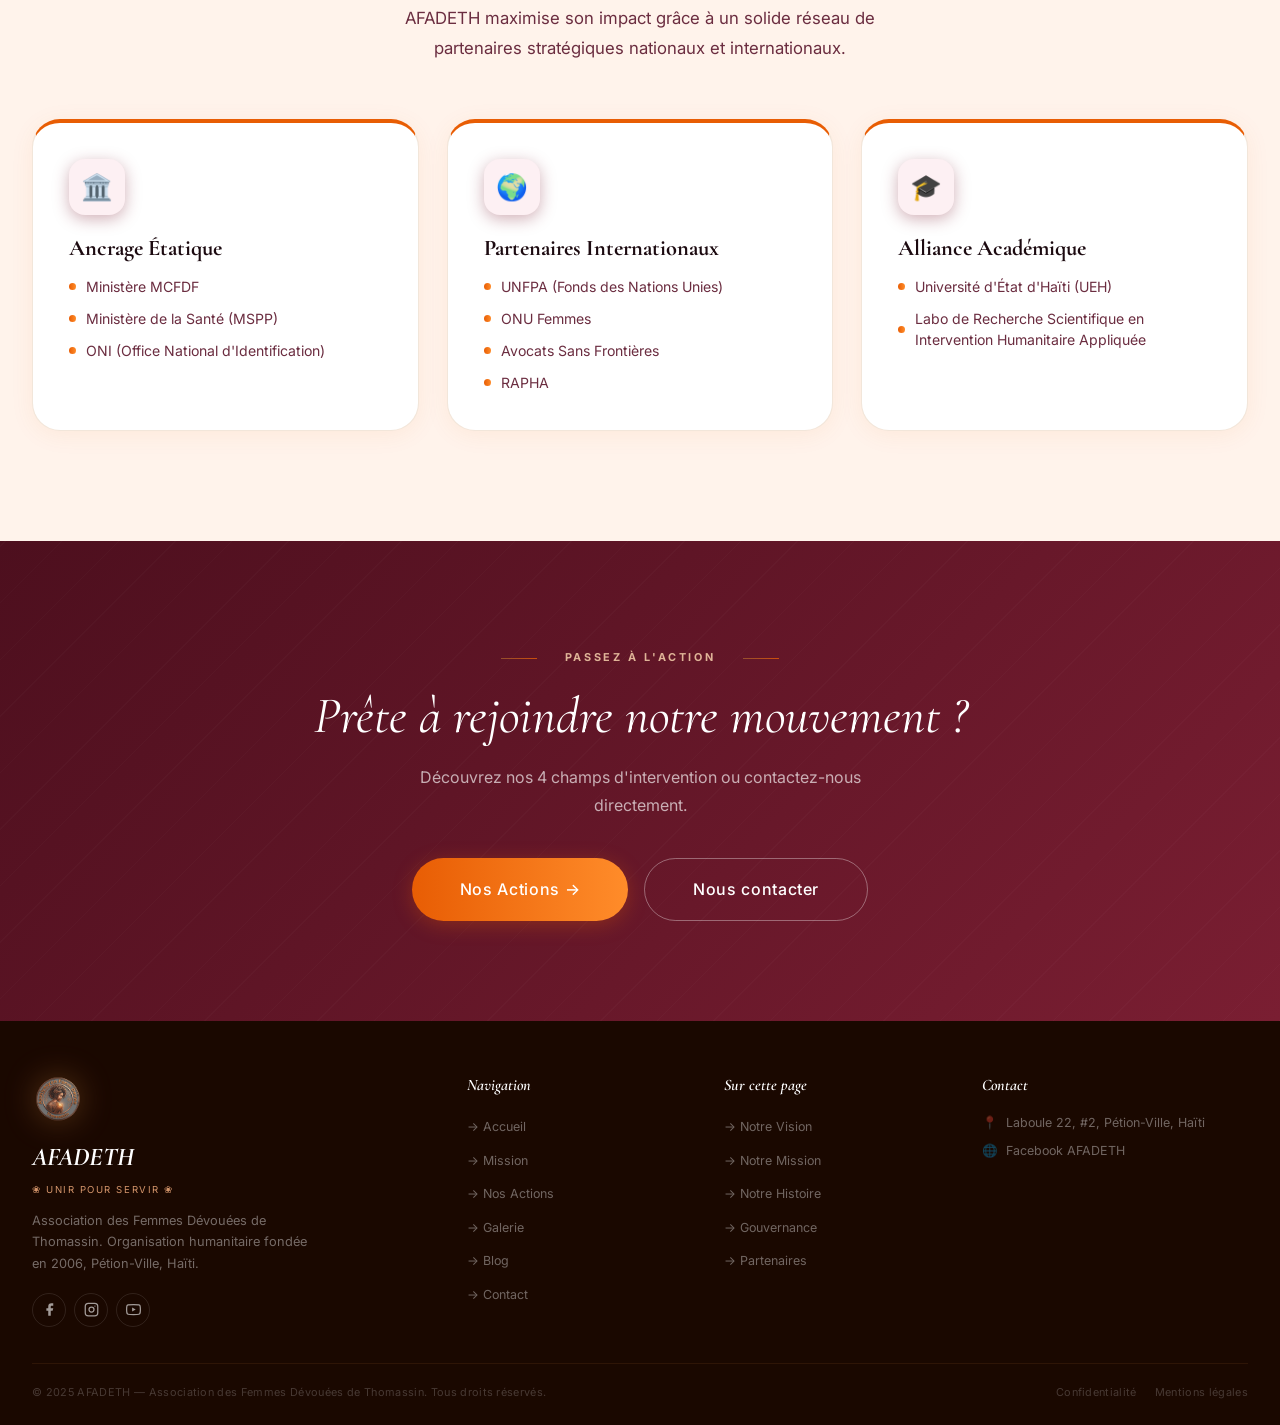
<file: mission.html>
<!DOCTYPE html>
<html lang="fr">
<head>
  <meta charset="UTF-8" />
  <meta name="viewport" content="width=device-width, initial-scale=1.0" />
  <meta name="description" content="Mission et vision de AFADETH — Association des Femmes Dévouées de Thomassin depuis 2006. Notre histoire, notre gouvernance, notre équipe." />
  <title>Mission & Vision — AFADETH</title>
  <link rel="stylesheet" href="css/style.css" />
  <link rel="icon" href="assets/images/logo.png" type="image/png" />
  <style>
    /* ── Stats grid ── */
    .mission-stats{display:grid;grid-template-columns:repeat(2,1fr);gap:20px}
    .mission-stat{
      background:#fff;border-radius:var(--radius-lg);padding:28px;text-align:center;
      border:1px solid var(--light-border);box-shadow:0 4px 24px rgba(232,93,4,.06)
    }
    .mission-stat--orange{background:var(--gradient-brand);border:none;box-shadow:0 4px 24px var(--orange-glow)}
    .mission-stat--pale{background:var(--orange-pale);border:1px solid rgba(232,93,4,.18)}
    .mission-stat__number{
      font-family:'Cormorant Garamond',serif;font-size:3rem;font-weight:700;line-height:1
    }
    .mission-stat--orange .mission-stat__number{color:#fff}
    .mission-stat__number--gradient{
      background:var(--gradient-brand);
      -webkit-background-clip:text;background-clip:text;-webkit-text-fill-color:transparent
    }
    .mission-stat__number--orange{color:var(--orange)}
    .mission-stat__label{font-size:.78rem;font-weight:600;letter-spacing:.06em;margin-top:5px}
    .mission-stat--orange .mission-stat__label{color:rgba(255,255,255,.85)}
    .mission-stat__label--muted{color:var(--light-text-2)}

    /* ── Mission/Vision cards (top-border variant) ── */
    .mvd-card{
      background:#fff;border-radius:var(--radius-lg);padding:40px 36px;
      border:1px solid var(--light-border);
      border-top:4px solid var(--orange);
      box-shadow:0 4px 24px rgba(232,93,4,.07);
      transition:var(--transition);position:relative;overflow:hidden
    }
    .mvd-card:hover{transform:translateY(-6px);box-shadow:var(--shadow-md)}
    .mvd-card--featured{
      background:var(--gradient-brand);border-top:4px solid rgba(255,255,255,.4);
      border-color:transparent
    }
    .mvd-card__icon{
      width:54px;height:54px;border-radius:var(--radius-md);
      display:flex;align-items:center;justify-content:center;
      font-size:1.5rem;margin-bottom:22px;
      background:var(--wine-pale);box-shadow:0 4px 16px var(--wine-glow)
    }
    .mvd-card--featured .mvd-card__icon{background:rgba(255,255,255,.22);box-shadow:none}
    .mvd-card__title{
      font-family:'Cormorant Garamond',serif;font-size:1.5rem;font-weight:700;
      color:var(--light-text);margin-bottom:14px
    }
    .mvd-card--featured .mvd-card__title{color:#fff}
    .mvd-card__text{font-size:.92rem;color:var(--light-text-2);line-height:1.8}
    .mvd-card--featured .mvd-card__text{color:rgba(255,255,255,.88)}
    .mvd-card__devise{
      font-family:'Cormorant Garamond',serif;font-size:1.7rem;font-style:italic;
      line-height:1.25;color:var(--orange);margin-bottom:10px
    }

    /* ── Timeline — alternating, striking ── */
    .timeline-pro{
      position:relative;max-width:900px;margin:0 auto;
      padding-top:20px
    }
    .timeline-pro::before{
      content:'';position:absolute;top:0;bottom:0;left:50%;transform:translateX(-50%);
      width:2px;
      background:linear-gradient(to bottom, var(--orange), var(--copper), rgba(184,115,51,.15));
    }
    .timeline-pro__item{
      display:grid;grid-template-columns:1fr 80px 1fr;
      gap:0;align-items:start;margin-bottom:56px;position:relative
    }
    .timeline-pro__item:last-child{margin-bottom:0}
    /* left-side content */
    .timeline-pro__left{padding-right:40px;padding-top:10px}
    .timeline-pro__right{padding-left:40px;padding-top:10px}
    /* dot col */
    .timeline-pro__dot-col{
      display:flex;flex-direction:column;align-items:center;gap:0;z-index:2
    }
    .timeline-pro__dot{
      width:64px;height:64px;border-radius:50%;flex-shrink:0;
      background:var(--gradient-warm);
      display:flex;align-items:center;justify-content:center;
      font-family:'Cormorant Garamond',serif;font-size:.75rem;font-weight:700;
      color:#fff;text-align:center;line-height:1.2;
      box-shadow:0 0 0 4px #fff, 0 4px 20px var(--orange-glow)
    }
    /* for odd items: card on left, empty on right */
    /* for even items: empty on left, card on right */
    .timeline-pro__card{
      background:#fff;border-radius:var(--radius-lg);padding:28px 32px;
      border:1px solid var(--light-border);
      border-left:4px solid var(--orange);
      box-shadow:0 4px 20px rgba(232,93,4,.07);
      transition:var(--transition)
    }
    .timeline-pro__card:hover{transform:translateY(-4px);box-shadow:var(--shadow-md)}
    .timeline-pro__year{
      font-size:.68rem;font-weight:700;letter-spacing:.15em;text-transform:uppercase;
      color:var(--orange);margin-bottom:8px
    }
    .timeline-pro__heading{
      font-family:'Cormorant Garamond',serif;font-size:1.25rem;font-weight:700;
      color:var(--light-text);margin-bottom:10px
    }
    .timeline-pro__text{font-size:.87rem;color:var(--light-text-2);line-height:1.75}
    .timeline-pro__empty{/* placeholder */}

    /* ── Governance org chart ── */
    .org-root{
      display:flex;justify-content:center;margin-bottom:28px
    }
    .org-node{
      background:var(--gradient-brand);color:#fff;
      padding:18px 44px;border-radius:var(--radius-lg);
      box-shadow:var(--shadow-md);text-align:center;display:inline-block
    }
    .org-node__role{font-size:.68rem;letter-spacing:.14em;text-transform:uppercase;opacity:.8;margin-bottom:4px}
    .org-node__name{font-family:'Cormorant Garamond',serif;font-size:1.5rem;font-weight:700}
    .org-connector{width:2px;height:36px;background:var(--light-border);margin:0 auto 0}
    .org-level{display:grid;grid-template-columns:1fr 1fr;gap:16px;margin-bottom:0}
    .org-card{
      background:#fff;border:1px solid var(--light-border);border-radius:var(--radius-lg);
      padding:22px 24px;text-align:center;
      box-shadow:0 2px 12px rgba(122,30,50,.06)
    }
    .org-card--pale{background:var(--orange-pale)}
    .org-card__role{
      font-size:.68rem;letter-spacing:.1em;text-transform:uppercase;
      color:var(--light-text-2);margin-bottom:8px
    }
    .org-card__title{
      font-family:'Cormorant Garamond',serif;font-size:1.1rem;font-weight:700;
      color:var(--light-text)
    }
    .org-card--pale .org-card__title{color:var(--orange)}
    .org-connector-2{display:grid;place-items:center;margin:0 auto 0;padding:0}
    .org-programs{
      background:var(--gradient-wine);border-radius:var(--radius-lg);padding:28px;
      display:grid;grid-template-columns:repeat(4,1fr);gap:12px;text-align:center
    }
    .org-program{color:rgba(255,255,255,.92);font-size:.8rem;font-weight:500;line-height:1.45}
    .org-program__icon{font-size:1.4rem;margin-bottom:6px}
    .org-directions{
      display:grid;grid-template-columns:repeat(2,1fr);gap:12px;margin-bottom:28px
    }
    .org-dir{
      background:#fff;border:1px solid var(--light-border);
      border-radius:var(--radius-md);padding:18px 20px;
      display:flex;align-items:center;gap:12px;
      box-shadow:0 2px 10px rgba(122,30,50,.05)
    }
    .org-dir__icon{font-size:1.3rem;flex-shrink:0}
    .org-dir__label{font-size:.85rem;font-weight:600;color:var(--light-text)}

    /* ── Partner cards ── */
    .partner-card{
      background:#fff;border-radius:var(--radius-lg);padding:36px;
      border:1px solid var(--light-border);
      border-top:4px solid var(--orange);
      box-shadow:0 4px 24px rgba(232,93,4,.07);
      transition:var(--transition)
    }
    .partner-card:hover{transform:translateY(-6px);box-shadow:var(--shadow-md)}
    .partner-card__icon{
      width:56px;height:56px;border-radius:var(--radius-md);
      display:flex;align-items:center;justify-content:center;
      font-size:1.6rem;margin-bottom:20px;
      background:var(--wine-pale);
      box-shadow:0 4px 16px var(--wine-glow)
    }
    .partner-card__title{
      font-family:'Cormorant Garamond',serif;font-size:1.4rem;font-weight:700;
      color:var(--light-text);margin-bottom:16px
    }
    .partner-list{display:flex;flex-direction:column;gap:11px;margin-top:4px}
    .partner-list__item{
      display:flex;align-items:center;gap:10px;
      font-size:.88rem;color:var(--light-text-2);line-height:1.5
    }
    .partner-list__dot{
      width:7px;height:7px;border-radius:50%;
      background:var(--gradient-brand);flex-shrink:0
    }

    /* ── CTA Banner wine override ── */
    .cta-wine{
      background:var(--gradient-wine);padding:100px 0;
      position:relative;overflow:hidden;text-align:center
    }
    .cta-wine::before{
      content:'';position:absolute;inset:0;
      background:repeating-linear-gradient(
        -45deg,rgba(255,255,255,.02) 0,rgba(255,255,255,.02) 1px,transparent 1px,transparent 40px
      )
    }
    .cta-wine__inner{position:relative;z-index:1}
    .cta-wine__label{
      display:inline-flex;align-items:center;gap:14px;
      font-size:.68rem;font-weight:700;letter-spacing:.24em;text-transform:uppercase;
      color:rgba(255,220,180,.8);margin-bottom:1.2rem
    }
    .cta-wine__label::before,.cta-wine__label::after{
      content:'';display:block;height:1px;width:36px;
      background:linear-gradient(90deg,rgba(184,115,51,.6),rgba(232,93,4,.8))
    }
    .cta-wine__heading{
      font-family:'Cormorant Garamond',serif;
      font-size:clamp(2rem,4vw,3.4rem);font-weight:400;font-style:italic;
      color:#fff;margin-bottom:1rem;line-height:1.2
    }
    .cta-wine__text{
      color:rgba(255,255,255,.65);font-size:1rem;
      max-width:460px;margin:0 auto 2.4rem;line-height:1.75
    }
    .cta-wine__actions{display:flex;gap:16px;justify-content:center;flex-wrap:wrap}

    /* ── Shared page utilities ── */
    .section-h2{font-size:clamp(2rem,3.5vw,3rem);color:var(--light-text);margin-bottom:1.4rem}
    .h2-em-orange{font-style:italic;color:var(--orange)}
    .section-body-text{font-size:1rem;color:var(--light-text-2);line-height:1.85}
    .section-intro-text{font-size:1.05rem;color:var(--light-text-2);max-width:520px;margin:1rem auto 0;line-height:1.75}
    .section-label--center{justify-content:center}
    .breadcrumb-current{color:rgba(255,255,255,.85)}

    /* ── Responsive ── */
    @media(max-width:900px){
      .timeline-pro::before{left:32px;transform:none}
      .timeline-pro__item{grid-template-columns:64px 1fr;grid-template-rows:auto auto}
      .timeline-pro__left,.timeline-pro__right{padding:0}
      .timeline-pro__dot-col{align-items:center}
      .timeline-pro__item .timeline-pro__left{display:none}
      .timeline-pro__right{grid-column:2/3;padding-left:20px}
      /* flip: even items now show right card too */
      .timeline-pro__item:nth-child(even) .timeline-pro__left,
      .timeline-pro__item:nth-child(even) .timeline-pro__right{display:block}
      .timeline-pro__item:nth-child(even) .timeline-pro__empty{display:none}
      .org-programs{grid-template-columns:repeat(2,1fr)}
    }
    @media(max-width:640px){
      .mission-stats{grid-template-columns:1fr 1fr}
      .org-level{grid-template-columns:1fr}
      .org-directions{grid-template-columns:1fr}
      .org-programs{grid-template-columns:1fr 1fr}
    }
  </style>
</head>
<body>

<!-- NAVBAR -->
<nav class="navbar" id="navbar">
  <div class="container navbar__inner">
    <a href="index.html" class="navbar__logo">
      <img src="assets/images/logo.png" alt="Logo AFADETH" class="navbar__logo-img logo-medal-glow" />
      <div class="navbar__logo-text">
        <span class="navbar__logo-name">AFADETH</span>
        <span class="navbar__logo-tagline">Unir pour Servir</span>
      </div>
    </a>
    <ul class="navbar__nav">
      <li><a href="index.html"    class="navbar__link">Accueil</a></li>
      <li><a href="mission.html"    class="navbar__link active">Mission</a></li>
      <li><a href="actions.html"    class="navbar__link">Nos Actions</a></li>
      <li><a href="galerie.html"    class="navbar__link">Galerie</a></li>
      <li><a href="blog.html"       class="navbar__link">Blog</a></li>
      <li><a href="contact.html"    class="navbar__link">Contact</a></li>
    </ul>
    <div class="navbar__cta">
      <a href="contact.html" class="btn btn-primary btn-sm">Nous soutenir</a>
      <div class="lang-switcher" id="lang-switcher">
        <button class="lang-btn" onclick="toggleLangMenu(event)">
          <span class="lang-flag">🇫🇷</span><span class="lang-code">FR</span>
          <svg width="8" height="5" viewBox="0 0 8 5" fill="none"><path d="M1 1l3 3 3-3" stroke="currentColor" stroke-width="1.5" stroke-linecap="round"/></svg>
        </button>
        <div class="lang-menu">
          <button class="lang-option lang-active" data-lang="fr" onclick="setLang('fr')">🇫🇷 Français</button>
          <button class="lang-option" data-lang="en" onclick="setLang('en')">🇺🇸 English</button>
          <button class="lang-option" data-lang="ht" onclick="setLang('ht')">🇭🇹 Kreyòl</button>
          <button class="lang-option" data-lang="es" onclick="setLang('es')">🇪🇸 Español</button>
        </div>
      </div>
      <a href="admin/index.html" class="btn-admin" title="Espace administrateur">Admin</a>
    </div>
    <button class="navbar__hamburger" id="hamburger" aria-label="Menu">
      <span></span><span></span><span></span>
    </button>
  </div>
</nav>
<div class="navbar__mobile" id="mobile-menu">
  <a href="index.html"   class="navbar__mobile-link">Accueil</a>
  <a href="mission.html" class="navbar__mobile-link">Mission</a>
  <div class="navbar__mobile-divider"></div>
  <a href="actions.html" class="navbar__mobile-link">Nos Actions</a>
  <a href="galerie.html" class="navbar__mobile-link">Galerie</a>
  <a href="blog.html"    class="navbar__mobile-link">Blog</a>
  <div class="navbar__mobile-divider"></div>
  <a href="contact.html" class="navbar__mobile-link">Contact</a>
  <div class="mobile-lang-row">
    <button class="mobile-lang-btn lang-active" data-lang="fr" onclick="setLang('fr')">🇫🇷 FR</button>
    <button class="mobile-lang-btn" data-lang="en" onclick="setLang('en')">🇺🇸 EN</button>
    <button class="mobile-lang-btn" data-lang="ht" onclick="setLang('ht')">🇭🇹 HT</button>
    <button class="mobile-lang-btn" data-lang="es" onclick="setLang('es')">🇪🇸 ES</button>
  </div>
</div>

<!-- PAGE HERO -->
<section class="page-hero">
  <div class="page-hero__grid"></div>
  <div class="container page-hero__content">
    <div class="page-hero__breadcrumb">
      <a href="index.html">Accueil</a><span>/</span>
      <span class="breadcrumb-current">Mission & Vision</span>
    </div>
    <div class="section-label section-label--light">Qui sommes-nous ?</div>
    <h1 class="page-hero__title">Notre <em>Mission</em></h1>
    <p class="page-hero__desc">20 ans de dévouement pour les femmes et les jeunes d'Haïti — notre histoire, notre vision, notre engagement.</p>
  </div>
</section>

<!-- =====================================================
     SECTION 1 — MISSION / VISION / DEVISE
===================================================== -->
<section class="section" id="mission-vision">
  <div class="container">

    <!-- Trois cartes Mission/Vision/Devise -->
    <div class="card-grid-3" style="margin-bottom:5rem" id="vision">

      <!-- Vision -->
      <div class="mvd-card reveal d1">
        <div class="mvd-card__icon">
          <svg width="26" height="26" viewBox="0 0 24 24" fill="none" stroke="var(--wine)" stroke-width="2" stroke-linecap="round" stroke-linejoin="round"><path d="M1 12s4-8 11-8 11 8 11 8-4 8-11 8-11-8-11-8z"/><circle cx="12" cy="12" r="3"/></svg>
        </div>
        <h3 class="mvd-card__title">Notre Vision</h3>
        <p class="mvd-card__text">
          Une société haïtienne juste où chaque femme vit libre de toute violence,
          en pleine santé, autonome et actrice de son propre avenir en participant
          activement aux décisions de la nation.
        </p>
      </div>

      <!-- Mission (featured) -->
      <div class="mvd-card mvd-card--featured reveal d2">
        <div class="mvd-card__icon">
          <svg width="26" height="26" viewBox="0 0 24 24" fill="none" stroke="#fff" stroke-width="2" stroke-linecap="round" stroke-linejoin="round"><circle cx="12" cy="12" r="10"/><circle cx="12" cy="12" r="6"/><circle cx="12" cy="12" r="2"/></svg>
        </div>
        <h3 class="mvd-card__title">Notre Mission</h3>
        <p class="mvd-card__text">
          Protéger, soigner et autonomiser les femmes et les jeunes de notre
          communauté en défendant leurs droits fondamentaux et en renforçant
          leur résilience face aux injustices sociales.
        </p>
      </div>

      <!-- Devise -->
      <div class="mvd-card reveal d3">
        <div class="mvd-card__icon">
          <svg width="26" height="26" viewBox="0 0 24 24" fill="none" stroke="var(--wine)" stroke-width="2" stroke-linecap="round" stroke-linejoin="round"><path d="M20.84 4.61a5.5 5.5 0 0 0-7.78 0L12 5.67l-1.06-1.06a5.5 5.5 0 0 0-7.78 7.78l1.06 1.06L12 21.23l7.78-7.78 1.06-1.06a5.5 5.5 0 0 0 0-7.78z"/></svg>
        </div>
        <h3 class="mvd-card__title">Notre Devise</h3>
        <p class="mvd-card__devise">« Unir pour Servir »</p>
        <p class="mvd-card__text">
          Une devise qui résume l'essence même de notre engagement collectif
          depuis 2006.
        </p>
      </div>
    </div>

    <!-- Texte intro + chiffres clés -->
    <div style="display:grid;grid-template-columns:1fr 1fr;gap:64px;align-items:center">

      <div class="reveal-l">
        <div class="section-label">Notre Organisation</div>
        <h2 class="section-h2">
          20 ans au service<br><em class="h2-em-orange">des femmes haïtiennes</em>
        </h2>
        <p class="section-body-text" style="margin-bottom:1.2rem">
          Fondée en mai 2006 sous la présidence de <strong>Nancy VILCÉ</strong>,
          l'Association des Fanm Devwe Thomasen (AFADETH) est une organisation
          humanitaire et d'entrepreneuriat social de premier plan en Haïti.
        </p>
        <p class="section-body-text" style="margin-bottom:1.5rem">
          En 20 ans d'existence, l'association a évolué d'un groupement de
          solidarité locale vers une structure professionnelle capable de naviguer
          au cœur des crises multidimensionnelles pour offrir des réponses durables
          aux vulnérabilités socioéconomiques, sanitaires et éducatives des familles.
        </p>
        <div class="highlight-box">
          <p><strong>Présidente :</strong> Nancy VILCÉ<br>
          <strong>Siège :</strong> Laboule 22, #2, Pétion-Ville, Haïti<br>
          <strong>Fondée en :</strong> Mai 2006</p>
        </div>
      </div>

      <div class="reveal-r">
        <div class="mission-stats">
          <div class="mission-stat mission-stat--orange">
            <div class="mission-stat__number">20</div>
            <div class="mission-stat__label">Ans d'existence</div>
          </div>
          <div class="mission-stat">
            <div class="mission-stat__number mission-stat__number--gradient">3 000+</div>
            <div class="mission-stat__label mission-stat__label--muted">Femmes membres</div>
          </div>
          <div class="mission-stat">
            <div class="mission-stat__number mission-stat__number--gradient">4</div>
            <div class="mission-stat__label mission-stat__label--muted">Champs d'action</div>
          </div>
          <div class="mission-stat mission-stat--pale">
            <div class="mission-stat__number mission-stat__number--orange">3</div>
            <div class="mission-stat__label mission-stat__label--muted">Sites opérationnels</div>
          </div>
        </div>
      </div>

    </div>
  </div>
</section>

<!-- =====================================================
     SECTION 2 — HISTOIRE / TIMELINE
===================================================== -->
<section class="section" id="histoire" style="background:var(--orange-pale)">
  <div class="container">

    <div class="text-center reveal" style="margin-bottom:4rem">
      <div class="section-label section-label--center">Notre Parcours</div>
      <h2 class="section-h2">
        Une histoire de <em class="h2-em-orange">résilience</em>
      </h2>
      <p class="section-intro-text">
        De 2006 à aujourd'hui, chaque étape a forgé une organisation plus forte,
        plus structurée, plus engagée.
      </p>
    </div>

    <div class="timeline-pro">

      <!-- Item 1 — card LEFT -->
      <div class="timeline-pro__item reveal d1">
        <div class="timeline-pro__left">
          <div class="timeline-pro__card">
            <div class="timeline-pro__year">Mai 2006 — Fondation</div>
            <div class="timeline-pro__heading">Les premières racines</div>
            <p class="timeline-pro__text">
              Création de AFADETH comme groupement de solidarité locale à Thomassin,
              sous la présidence de <strong>Nancy VILCÉ</strong>, avec 100 membres fondatrices.
              La première réunion se tient dans la modestie, portée par une vision audacieuse.
            </p>
          </div>
        </div>
        <div class="timeline-pro__dot-col">
          <div class="timeline-pro__dot">2006</div>
        </div>
        <div class="timeline-pro__right timeline-pro__empty"></div>
      </div>

      <!-- Item 2 — card RIGHT -->
      <div class="timeline-pro__item reveal d2">
        <div class="timeline-pro__left timeline-pro__empty"></div>
        <div class="timeline-pro__dot-col">
          <div class="timeline-pro__dot">2006<br>2015</div>
        </div>
        <div class="timeline-pro__right">
          <div class="timeline-pro__card">
            <div class="timeline-pro__year">2006 – 2015 — Développement</div>
            <div class="timeline-pro__heading">Expansion des programmes</div>
            <p class="timeline-pro__text">
              Déploiement des premiers programmes en santé reproductive, autonomisation
              économique et protection des droits des femmes. Lancement de la clinique
              mobile itinérante, première du genre dans la région de Thomassin.
            </p>
          </div>
        </div>
      </div>

      <!-- Item 3 — card LEFT -->
      <div class="timeline-pro__item reveal d3">
        <div class="timeline-pro__left">
          <div class="timeline-pro__card">
            <div class="timeline-pro__year">2015 – 2020 — Structuration</div>
            <div class="timeline-pro__heading">L'ancrage institutionnel</div>
            <p class="timeline-pro__text">
              Ouverture de la Clinique Permanente <strong>« Sante Fanm AFADETH »</strong>.
              L'économie solidaire touche plus de 1&nbsp;000 femmes. Renforcement du cadre
              institutionnel : gouvernance, transparence et redevabilité.
            </p>
          </div>
        </div>
        <div class="timeline-pro__dot-col">
          <div class="timeline-pro__dot">2015<br>2020</div>
        </div>
        <div class="timeline-pro__right timeline-pro__empty"></div>
      </div>

      <!-- Item 4 — card RIGHT -->
      <div class="timeline-pro__item reveal d4">
        <div class="timeline-pro__left timeline-pro__empty"></div>
        <div class="timeline-pro__dot-col">
          <div class="timeline-pro__dot">2020<br>Auj.</div>
        </div>
        <div class="timeline-pro__right">
          <div class="timeline-pro__card">
            <div class="timeline-pro__year">2020 – Aujourd'hui — Premier Plan</div>
            <div class="timeline-pro__heading">Organisation de référence</div>
            <p class="timeline-pro__text">
              3&nbsp;000+ femmes membres actives. Décentralisation sur trois sites.
              Lancement du <strong>Restaurant Communautaire Solidaire AFADETH</strong>.
              Ancrage académique avec l'UEH. Expansion des programmes à travers
              les sections communales.
            </p>
          </div>
        </div>
      </div>

    </div><!-- .timeline-pro -->
  </div>
</section>

<!-- =====================================================
     SECTION 3 — GOUVERNANCE
===================================================== -->
<section class="section" id="gouvernance">
  <div class="container">

    <div class="text-center reveal" style="margin-bottom:3.5rem">
      <div class="section-label section-label--center">Structure Organisationnelle</div>
      <h2 class="section-h2">
        Notre <em class="h2-em-orange">Gouvernance</em>
      </h2>
      <p class="section-intro-text" style="max-width:560px">
        AFADETH se distingue par sa rigueur institutionnelle : gouvernance transparente,
        redevabilité bidirectionnelle envers l'État, les bailleurs et les comités de base.
      </p>
    </div>

    <div style="max-width:720px;margin:0 auto">

      <!-- Présidente -->
      <div class="org-root reveal">
        <div class="org-node">
          <div class="org-node__role">Présidente</div>
          <div class="org-node__name">Nancy VILCÉ</div>
        </div>
      </div>
      <div class="org-connector reveal"></div>

      <!-- Conseil + Direction -->
      <div class="org-level reveal d1">
        <div class="org-card">
          <div class="org-card__role">Conseil d'Administration</div>
          <div class="org-card__title">Organe de supervision stratégique</div>
        </div>
        <div class="org-card org-card--pale">
          <div class="org-card__role">Direction Exécutive</div>
          <div class="org-card__title">Responsable exécutive</div>
        </div>
      </div>

      <div class="org-connector reveal d1"></div>

      <!-- 4 directions -->
      <div class="org-directions reveal d2">
        <div class="org-dir">
          <div class="org-dir__icon">🌱</div>
          <div class="org-dir__label">Autonomisation Économique</div>
        </div>
        <div class="org-dir">
          <div class="org-dir__icon">🏥</div>
          <div class="org-dir__label">Santé Globale & Reproductive</div>
        </div>
        <div class="org-dir">
          <div class="org-dir__icon">⚖️</div>
          <div class="org-dir__label">Protection & Droits VBG</div>
        </div>
        <div class="org-dir">
          <div class="org-dir__icon">📚</div>
          <div class="org-dir__label">Éducation & Jeunesse</div>
        </div>
      </div>

      <div class="org-connector reveal d2"></div>

      <!-- Programmes opérationnels -->
      <div class="org-programs reveal d3">
        <div class="org-program">
          <div class="org-program__icon">🌾</div>
          Kore Fanm Agrikòl yo
        </div>
        <div class="org-program">
          <div class="org-program__icon">❤️</div>
          Sante Fanm AFADETH
        </div>
        <div class="org-program">
          <div class="org-program__icon">🛡️</div>
          Unité PSEA &amp; Accomp. juridique
        </div>
        <div class="org-program">
          <div class="org-program__icon">⭐</div>
          AFADETH Jeunesse
        </div>
      </div>

    </div>
  </div>
</section>

<!-- =====================================================
     SECTION 4 — PARTENAIRES
===================================================== -->
<section class="section" id="partenaires" style="background:var(--orange-pale)">
  <div class="container">

    <div class="text-center reveal" style="margin-bottom:3.5rem">
      <div class="section-label section-label--center">Synergie Multi-Sectorielle</div>
      <h2 class="section-h2">
        Nos <em class="h2-em-orange">Partenaires</em>
      </h2>
      <p class="section-intro-text">
        AFADETH maximise son impact grâce à un solide réseau de partenaires
        stratégiques nationaux et internationaux.
      </p>
    </div>

    <div class="card-grid-3">

      <!-- Étatique -->
      <div class="partner-card reveal d1">
        <div class="partner-card__icon">🏛️</div>
        <h3 class="partner-card__title">Ancrage Étatique</h3>
        <ul class="partner-list">
          <li class="partner-list__item">
            <span class="partner-list__dot"></span>
            Ministère MCFDF
          </li>
          <li class="partner-list__item">
            <span class="partner-list__dot"></span>
            Ministère de la Santé (MSPP)
          </li>
          <li class="partner-list__item">
            <span class="partner-list__dot"></span>
            ONI (Office National d'Identification)
          </li>
        </ul>
      </div>

      <!-- International -->
      <div class="partner-card reveal d2">
        <div class="partner-card__icon">🌍</div>
        <h3 class="partner-card__title">Partenaires Internationaux</h3>
        <ul class="partner-list">
          <li class="partner-list__item">
            <span class="partner-list__dot"></span>
            UNFPA (Fonds des Nations Unies)
          </li>
          <li class="partner-list__item">
            <span class="partner-list__dot"></span>
            ONU Femmes
          </li>
          <li class="partner-list__item">
            <span class="partner-list__dot"></span>
            Avocats Sans Frontières
          </li>
          <li class="partner-list__item">
            <span class="partner-list__dot"></span>
            RAPHA
          </li>
        </ul>
      </div>

      <!-- Académique -->
      <div class="partner-card reveal d3">
        <div class="partner-card__icon">🎓</div>
        <h3 class="partner-card__title">Alliance Académique</h3>
        <ul class="partner-list">
          <li class="partner-list__item">
            <span class="partner-list__dot"></span>
            Université d'État d'Haïti (UEH)
          </li>
          <li class="partner-list__item">
            <span class="partner-list__dot"></span>
            Labo de Recherche Scientifique en Intervention Humanitaire Appliquée
          </li>
        </ul>
      </div>

    </div>
  </div>
</section>

<!-- =====================================================
     CTA BANNER — Wine
===================================================== -->
<div class="cta-wine" id="rejoindre">
  <div class="container cta-wine__inner">
    <div class="cta-wine__label">
      <span></span>Passez à l'action<span></span>
    </div>
    <h2 class="cta-wine__heading">Prête à rejoindre notre mouvement ?</h2>
    <p class="cta-wine__text">
      Découvrez nos 4 champs d'intervention ou contactez-nous directement.
    </p>
    <div class="cta-wine__actions">
      <a href="actions.html" class="btn btn-primary btn-lg">Nos Actions →</a>
      <a href="contact.html" class="btn btn-outline-light btn-lg">Nous contacter</a>
    </div>
  </div>
</div>

<!-- FOOTER -->
<footer class="footer">
  <div class="container">
    <div class="footer__grid">
      <div>
        <img src="assets/images/logo.png" alt="Logo AFADETH" class="footer__logo-img logo-medal-glow" />
        <div class="footer__brand-name">AFADETH</div>
        <div class="footer__brand-tag">❀ Unir pour Servir ❀</div>
        <p class="footer__brand-desc">Association des Femmes Dévouées de Thomassin. Organisation humanitaire fondée en 2006, Pétion-Ville, Haïti.</p>
        <div class="footer__social">
          <a href="https://www.facebook.com/profile.php?id=100077503592349" target="_blank" rel="noopener" title="Facebook AFADETH"><svg width="15" height="15" viewBox="0 0 24 24" fill="currentColor"><path d="M18 2h-3a5 5 0 0 0-5 5v3H7v4h3v8h4v-8h3l1-4h-4V7a1 1 0 0 1 1-1h3z"/></svg></a>
          <a href="#" title="Instagram AFADETH"><svg width="15" height="15" viewBox="0 0 24 24" fill="none" stroke="currentColor" stroke-width="2"><rect x="2" y="2" width="20" height="20" rx="5"/><circle cx="12" cy="12" r="4"/><circle cx="17.5" cy="6.5" r="1" fill="currentColor" stroke="none"/></svg></a>
          <a href="#" title="YouTube AFADETH"><svg width="15" height="15" viewBox="0 0 24 24" fill="none" stroke="currentColor" stroke-width="2"><path d="M22.54 6.42a2.78 2.78 0 0 0-1.96-1.96C18.88 4 12 4 12 4s-6.88 0-8.59.46a2.78 2.78 0 0 0-1.96 1.96A29 29 0 0 0 1 12a29 29 0 0 0 .46 5.58A2.78 2.78 0 0 0 3.41 19.6C5.12 20.06 12 20.06 12 20.06s6.88 0 8.59-.46a2.78 2.78 0 0 0 1.96-1.96A29 29 0 0 0 23 12a29 29 0 0 0-.46-5.58z"/><polygon fill="currentColor" stroke="none" points="9.75 15.02 15.5 12 9.75 8.98 9.75 15.02"/></svg></a>
        </div>
      </div>
      <div>
        <div class="footer__col-title">Navigation</div>
        <ul class="footer__links">
          <li><a href="index.html"   class="footer__link">→ Accueil</a></li>
          <li><a href="mission.html" class="footer__link">→ Mission</a></li>
          <li><a href="actions.html" class="footer__link">→ Nos Actions</a></li>
          <li><a href="galerie.html" class="footer__link">→ Galerie</a></li>
          <li><a href="blog.html"    class="footer__link">→ Blog</a></li>
          <li><a href="contact.html" class="footer__link">→ Contact</a></li>
        </ul>
      </div>
      <div>
        <div class="footer__col-title">Sur cette page</div>
        <ul class="footer__links">
          <li><a href="#mission-vision" class="footer__link">→ Notre Vision</a></li>
          <li><a href="#mission-vision" class="footer__link">→ Notre Mission</a></li>
          <li><a href="#histoire"       class="footer__link">→ Notre Histoire</a></li>
          <li><a href="#gouvernance"    class="footer__link">→ Gouvernance</a></li>
          <li><a href="#partenaires"    class="footer__link">→ Partenaires</a></li>
        </ul>
      </div>
      <div>
        <div class="footer__col-title">Contact</div>
        <div class="footer__contact-item"><span>📍</span><span>Laboule 22, #2, Pétion-Ville, Haïti</span></div>
        <div class="footer__contact-item"><span>🌐</span><a href="https://www.facebook.com/profile.php?id=100077503592349" target="_blank" rel="noopener" style="color:inherit">Facebook AFADETH</a></div>
      </div>
    </div>
    <div class="footer__bottom">
      <p class="footer__copy">© 2025 AFADETH. Tous droits réservés.</p>
      <div class="footer__legal">
        <a href="#" class="footer__legal-link">Confidentialité</a>
        <a href="#" class="footer__legal-link">Mentions légales</a>
      </div>
    </div>
  </div>
</footer>

<script src="js/i18n.js"></script>
<script src="js/main.js"></script>
</body>
</html>
</file>
<file: css/style.css>
/* ============================================================
   AFADETH — Design Editorial Féministe
   "Pour les Fanm. Par les Fanm."
   Orange #E85D04 · Wine #7A1E32 · Cuivre #B87333
   ============================================================ */

@import url('https://fonts.googleapis.com/css2?family=Cormorant+Garamond:ital,wght@0,300;0,400;0,500;0,600;0,700;1,300;1,400;1,500;1,600;1,700&family=Inter:wght@300;400;500;600;700&display=swap');

/* ---- Variables ---- */
:root {
  /* === Orange — couleur officielle AFADETH === */
  --orange:        #E85D04;
  --orange-dark:   #C04A00;
  --orange-light:  #FF8837;
  --orange-pale:   #FFF3EB;
  --orange-glow:   rgba(232,93,4,.30);

  /* === Wine/Bordeaux — puissance féminine === */
  --wine:          #7A1E32;
  --wine-dark:     #4D0F1E;
  --wine-light:    #B8496A;
  --wine-pale:     #FDF0F3;
  --wine-glow:     rgba(122,30,50,.35);

  /* === Cuivre — médaillon logo AFADETH === */
  --copper:        #B87333;
  --copper-light:  #D4956A;
  --copper-glow:   rgba(184,115,51,.38);

  /* === Or — luxe et prestige === */
  --gold:          #C9A237;
  --gold-pale:     #FBF5DC;

  /* === Rose — accents féminins === */
  --rose:          #C2185B;
  --rose-pale:     #FCE4EC;

  /* === Fonds clairs — crème chaude === */
  --cream:         #FFFAF4;
  --warm-white:    #FFF6EE;
  --light-bg:      #FFFAF4;
  --light-card:    #FFFFFF;
  --light-text:    #1C0A10;
  --light-text-2:  #6B2D40;
  --light-border:  rgba(184,115,51,.18);
  --orange-pale:   #FFF3EB;

  /* === Fonds sombres — terreau haïtien === */
  --dark-1:   #1A0800;
  --dark-2:   #2D1200;
  --dark-3:   #4A1E00;

  /* === Paysannerie haïtienne === */
  --terracotta: #C84B11;
  --foliage:    #3A6E1F;
  --foliage-2:  #2D5016;
  --straw:      #D4A510;
  --soil:       #5C2A00;

  /* === Gradients éditoriaux === */
  --gradient-hero:    linear-gradient(145deg, #FF8C2A 0%, #E85D04 45%, #C84B11 75%, #A63800 100%);
  --gradient-brand:   linear-gradient(90deg, #E85D04 0%, #FF8C2A 100%);
  --gradient-wine:    linear-gradient(135deg, #4D0F1E 0%, #7A1E32 100%);
  --gradient-copper:  linear-gradient(135deg, #B87333 0%, #D4956A 100%);
  --gradient-warm:    linear-gradient(135deg, #E85D04 0%, #FF8C2A 100%);
  --gradient-gold:    linear-gradient(135deg, #B87333 0%, #C9A237 100%);
  --gradient-earth:   linear-gradient(145deg, #2D1200 0%, #5C2A00 55%, #8B4000 100%);
  --gradient-card:    linear-gradient(135deg, rgba(232,93,4,.07), rgba(184,115,51,.06));

  /* === Glass (sur fonds sombres) === */
  --glass:         rgba(255,255,255,.06);
  --glass-border:  rgba(184,115,51,.22);
  --glass-hover:   rgba(184,115,51,.12);

  /* === Ombres === */
  --shadow-sm:     0 4px 20px rgba(122,30,50,.16);
  --shadow-md:     0 8px 40px rgba(122,30,50,.24);
  --shadow-lg:     0 20px 60px rgba(122,30,50,.30);
  --shadow-copper: 0 8px 32px rgba(184,115,51,.28);

  /* === Espacement === */
  --section-padding: 110px;

  /* === Border radius === */
  --radius-xs:    4px;
  --radius-sm:    8px;
  --radius-md:   16px;
  --radius-lg:   28px;
  --radius-xl:   56px;
  --radius-full: 9999px;

  /* === Transitions === */
  --transition:      .28s cubic-bezier(.4,0,.2,1);
  --transition-slow: .65s cubic-bezier(.25,.46,.45,.94);

  /* === Z-index === */
  --z-navbar:   100;
  --z-lightbox: 300;
}

/* ============================================================
   RESET & BASE
   ============================================================ */
*,*::before,*::after{margin:0;padding:0;box-sizing:border-box}
html{scroll-behavior:smooth;font-size:16px}
body{
  font-family:'Inter',sans-serif;
  background:var(--cream);
  color:var(--light-text);
  line-height:1.6;overflow-x:hidden
}
img{max-width:100%;height:auto;display:block}
a{text-decoration:none;color:inherit}
ul{list-style:none}
button{cursor:pointer;font-family:inherit}
h1,h2,h3,h4,h5{font-family:'Cormorant Garamond',serif;line-height:1.12;font-weight:600}

/* ============================================================
   UTILITAIRES
   ============================================================ */
.container{max-width:1300px;margin:0 auto;padding:0 32px}
.section{padding:var(--section-padding) 0}
.text-center{text-align:center}

.gradient-text{
  background:var(--gradient-brand);
  -webkit-background-clip:text;background-clip:text;-webkit-text-fill-color:transparent
}
.wine-text{
  background:var(--gradient-wine);
  -webkit-background-clip:text;background-clip:text;-webkit-text-fill-color:transparent
}

/* Section label — style éditorial */
.section-label{
  display:inline-flex;align-items:center;gap:14px;
  font-size:.68rem;font-weight:700;letter-spacing:.24em;text-transform:uppercase;
  color:var(--orange);margin-bottom:1.1rem
}
.section-label::before{
  content:'';display:block;width:36px;height:1px;
  background:linear-gradient(90deg,var(--copper),var(--orange));flex-shrink:0
}
.section-label::after{
  content:'';display:block;width:5px;height:5px;border-radius:50%;
  background:var(--orange);flex-shrink:0
}
.section-label--light{color:rgba(255,220,180,.9)}
.section-label--light::before{background:linear-gradient(90deg,rgba(184,115,51,.6),rgba(232,93,4,.8))}
.section-label--light::after{background:rgba(232,93,4,.8)}

/* Ornement séparateur éditorial */
.editorial-divider{
  display:flex;align-items:center;gap:20px;margin:3rem 0;justify-content:center
}
.editorial-divider::before,.editorial-divider::after{
  content:'';flex:1;max-width:180px;height:1px;
  background:linear-gradient(90deg,transparent,rgba(184,115,51,.35))
}
.editorial-divider::after{
  background:linear-gradient(270deg,transparent,rgba(184,115,51,.35))
}
.editorial-divider__symbol{
  font-family:'Cormorant Garamond',serif;font-size:1.4rem;
  color:var(--copper);font-style:italic;opacity:.7
}

/* ============================================================
   BOUTONS — Élégants, féminins
   ============================================================ */
.btn{
  display:inline-flex;align-items:center;gap:8px;
  padding:14px 36px;border-radius:var(--radius-full);
  font-size:.9rem;font-weight:500;letter-spacing:.03em;
  border:none;outline:none;
  transition:var(--transition);cursor:pointer;position:relative;overflow:hidden
}

/* Primary — plein orange */
.btn-primary{
  background:var(--gradient-brand);color:#fff;
  box-shadow:0 4px 20px var(--orange-glow)
}
.btn-primary::after{
  content:'';position:absolute;inset:0;
  background:linear-gradient(90deg,rgba(255,255,255,.2),transparent);
  transform:translateX(-110%);transition:var(--transition)
}
.btn-primary:hover::after{transform:translateX(0)}
.btn-primary:hover{box-shadow:0 8px 32px var(--orange-glow);transform:translateY(-2px)}

/* Wine — puissance */
.btn-wine{
  background:var(--gradient-wine);color:#fff;
  box-shadow:0 4px 20px var(--wine-glow)
}
.btn-wine:hover{box-shadow:0 8px 32px var(--wine-glow);transform:translateY(-2px)}

/* Outline */
.btn-outline{
  background:transparent;color:var(--orange);
  border:1.5px solid var(--orange)
}
.btn-outline:hover{background:var(--orange);color:#fff;transform:translateY(-2px)}

.btn-outline-wine{
  background:transparent;color:var(--wine);
  border:1.5px solid var(--wine)
}
.btn-outline-wine:hover{background:var(--wine);color:#fff;transform:translateY(-2px)}

/* Light (sur fonds sombres) */
.btn-outline-light{
  background:transparent;color:#fff;
  border:1.5px solid rgba(255,255,255,.35)
}
.btn-outline-light:hover{background:rgba(255,255,255,.1);border-color:rgba(255,255,255,.6);transform:translateY(-2px)}

.btn-ghost{
  background:var(--glass);color:#fff;
  border:1px solid var(--glass-border);backdrop-filter:blur(12px)
}
.btn-ghost:hover{background:var(--glass-hover);transform:translateY(-2px)}

.btn-sm{padding:10px 24px;font-size:.82rem}
.btn-lg{padding:18px 48px;font-size:1rem;letter-spacing:.04em}

/* ============================================================
   NAVBAR — Raffinée
   ============================================================ */
.navbar{
  position:fixed;top:0;left:0;right:0;z-index:var(--z-navbar);
  padding:14px 0;transition:var(--transition-slow);
  /* Glassmorphism permanent — lisible sur toutes les couleurs */
  background:rgba(0,0,0,.22);
  backdrop-filter:blur(22px) saturate(160%);
  -webkit-backdrop-filter:blur(22px) saturate(160%);
  border-bottom:1px solid rgba(255,255,255,.1)
}
.navbar.scrolled{
  background:rgba(20,8,0,.88);
  backdrop-filter:blur(28px) saturate(180%);-webkit-backdrop-filter:blur(28px) saturate(180%);
  border-bottom:1px solid rgba(255,255,255,.1);padding:10px 0
}
.navbar__inner{display:flex;align-items:center;justify-content:space-between}

/* Logo */
.navbar__logo{display:flex;align-items:center;gap:14px}
.navbar__logo-img{
  width:52px;height:52px;object-fit:contain;flex-shrink:0;
  filter:drop-shadow(0 2px 12px var(--copper-glow));
  transition:var(--transition)
}
.navbar__logo:hover .navbar__logo-img{
  filter:drop-shadow(0 4px 22px var(--copper-glow));
  transform:scale(1.07) rotate(-2deg)
}
.navbar__logo-text{display:flex;flex-direction:column}
.navbar__logo-name{
  font-family:'Cormorant Garamond',serif;font-size:1.4rem;font-weight:700;
  color:#fff;line-height:1;letter-spacing:.04em
}
.navbar__logo-tagline{
  font-size:.6rem;color:rgba(255,255,255,.45);
  letter-spacing:.18em;text-transform:uppercase;margin-top:2px
}

/* Liens */
.navbar__nav{display:flex;align-items:center;gap:6px}
.navbar__link{
  font-size:1.08rem;font-weight:600;letter-spacing:.04em;
  color:rgba(255,255,255,.82);
  padding:9px 22px;border-radius:var(--radius-full);
  position:relative;overflow:hidden;
  border:1px solid transparent;
  transition:color .25s ease,background .25s ease,border-color .25s ease,
             box-shadow .25s ease,transform .22s cubic-bezier(.34,1.56,.64,1)
}
/* Shimmer lumineux qui balaie au survol */
.navbar__link::before{
  content:'';position:absolute;inset:0;
  background:linear-gradient(105deg,transparent 30%,rgba(255,255,255,.22) 50%,transparent 70%);
  transform:translateX(-130%);
  transition:transform .55s ease;pointer-events:none
}
/* Soulignement dégradé animé depuis le centre */
.navbar__link::after{
  content:'';
  position:absolute;bottom:5px;left:50%;right:50%;
  height:2px;border-radius:2px;
  background:linear-gradient(90deg,transparent,rgba(255,255,255,.95),transparent);
  transition:left .32s cubic-bezier(.4,0,.2,1),right .32s cubic-bezier(.4,0,.2,1)
}
.navbar__link:hover{
  color:#fff;
  background:rgba(255,255,255,.15);
  border-color:rgba(255,255,255,.26);
  backdrop-filter:blur(14px);
  box-shadow:0 8px 32px rgba(0,0,0,.14),
             0 2px 0 rgba(255,255,255,.06),
             inset 0 1px 0 rgba(255,255,255,.25);
  transform:translateY(-2px)
}
.navbar__link:hover::before{transform:translateX(130%)}
.navbar__link:hover::after{left:18px;right:18px}

/* Lien actif — glass pill renforcé + lueur */
.navbar__link.active{
  color:#fff;font-weight:700;
  background:rgba(255,255,255,.22);
  border:1px solid rgba(255,255,255,.38);
  backdrop-filter:blur(16px);
  box-shadow:0 4px 24px rgba(255,255,255,.16),
             inset 0 1px 0 rgba(255,255,255,.3),
             inset 0 -1px 0 rgba(255,255,255,.08)
}
.navbar__link.active::after{left:18px;right:18px}

/* Sur fond sombre (navbar scrolled) — accent orange */
.navbar.scrolled .navbar__link{color:rgba(255,255,255,.75)}
.navbar.scrolled .navbar__link::before{
  background:linear-gradient(105deg,transparent 30%,rgba(232,93,4,.22) 50%,transparent 70%)
}
.navbar.scrolled .navbar__link::after{
  background:linear-gradient(90deg,transparent,var(--orange),transparent)
}
.navbar.scrolled .navbar__link:hover{
  color:#fff;
  background:rgba(232,93,4,.16);
  border-color:rgba(232,93,4,.35);
  box-shadow:0 8px 32px rgba(232,93,4,.22),
             inset 0 1px 0 rgba(255,140,55,.22)
}
.navbar.scrolled .navbar__link.active{
  background:rgba(232,93,4,.24);
  border-color:rgba(232,93,4,.48);
  box-shadow:0 4px 24px rgba(232,93,4,.24),
             inset 0 1px 0 rgba(255,140,55,.32)
}

.navbar__cta{display:flex;align-items:center;gap:10px}

/* Admin access button */
.btn-admin{
  display:inline-flex;align-items:center;gap:6px;
  padding:7px 14px;border-radius:var(--radius-full);
  font-size:.72rem;font-weight:600;letter-spacing:.06em;text-transform:uppercase;
  color:rgba(255,255,255,.7);
  background:rgba(255,255,255,.08);
  border:1px solid rgba(255,255,255,.18);
  backdrop-filter:blur(8px);
  transition:var(--transition);white-space:nowrap
}
.btn-admin:hover{
  color:#fff;background:rgba(255,255,255,.16);
  border-color:rgba(255,255,255,.32)
}
.btn-admin svg{flex-shrink:0;opacity:.8}

/* Hamburger */
.navbar__hamburger{
  display:none;flex-direction:column;gap:5px;
  padding:10px;background:none;border:none;cursor:pointer;
  border-radius:var(--radius-sm);min-width:44px;min-height:44px;
  align-items:center;justify-content:center;
  transition:background var(--transition)
}
.navbar__hamburger:hover{background:rgba(255,255,255,.1)}
.navbar__hamburger span{
  width:26px;height:2px;background:rgba(255,255,255,.9);border-radius:2px;display:block;
  transition:transform .35s cubic-bezier(.4,0,.2,1),opacity .25s ease,width .25s ease
}
.navbar__hamburger.open span:nth-child(1){transform:translateY(7px) rotate(45deg)}
.navbar__hamburger.open span:nth-child(2){transform:scaleX(0);opacity:0}
.navbar__hamburger.open span:nth-child(3){transform:translateY(-7px) rotate(-45deg)}

/* Menu mobile */
.navbar__mobile{
  position:fixed;inset:0;
  background:rgba(8,2,4,.97);backdrop-filter:blur(30px);-webkit-backdrop-filter:blur(30px);
  z-index:calc(var(--z-navbar) - 1);
  display:flex;flex-direction:column;justify-content:center;align-items:center;gap:0;
  padding:80px 32px 60px;
  transform:translateX(100%);transition:transform .5s cubic-bezier(.25,.46,.45,.94);
  overflow-y:auto
}
.navbar__mobile.open{transform:translateX(0)}
.navbar__mobile-link{
  font-family:'Cormorant Garamond',serif;
  font-size:clamp(1.8rem,6vw,3rem);font-weight:400;font-style:italic;
  color:rgba(255,255,255,.42);transition:color .25s ease,padding-left .25s ease;
  border-bottom:1px solid rgba(184,115,51,.08);
  padding:16px 0;width:100%;max-width:380px;text-align:center
}
.navbar__mobile-link:hover,.navbar__mobile-link:active{
  color:var(--orange-light);padding-left:8px
}
.navbar__mobile-divider{
  width:100%;max-width:380px;height:1px;
  background:rgba(184,115,51,.06);margin:6px 0
}
/* Close button — injecté par main.js */
.navbar__mobile-close{
  position:fixed;top:18px;right:18px;
  width:44px;height:44px;border-radius:50%;
  background:rgba(255,255,255,.08);border:1px solid rgba(255,255,255,.12);
  color:rgba(255,255,255,.65);font-size:1.5rem;line-height:1;
  display:flex;align-items:center;justify-content:center;
  cursor:pointer;transition:var(--transition);z-index:calc(var(--z-navbar) - 1)
}
.navbar__mobile-close:hover{
  background:rgba(232,93,4,.3);border-color:rgba(232,93,4,.6);
  color:#fff;transform:scale(1.1)
}

/* ── Sélecteur de langue ── */
.lang-switcher{position:relative}
.lang-btn{
  display:flex;align-items:center;gap:5px;
  padding:5px 9px;border-radius:6px;cursor:pointer;
  border:1.5px solid rgba(255,255,255,.2);
  background:rgba(255,255,255,.07);
  color:rgba(255,255,255,.9);
  font-size:.72rem;font-weight:600;letter-spacing:.04em;
  font-family:'Inter',sans-serif;transition:var(--transition)
}
.lang-btn:hover{background:rgba(255,255,255,.14);border-color:rgba(255,255,255,.38)}
.lang-btn svg{opacity:.7;flex-shrink:0;transition:transform .2s}
.lang-switcher.open .lang-btn svg{transform:rotate(180deg)}
.lang-menu{
  position:absolute;top:calc(100% + 8px);right:0;
  background:#fff;border:1px solid rgba(0,0,0,.1);
  border-radius:10px;box-shadow:0 8px 24px rgba(0,0,0,.14);
  padding:5px;min-width:150px;z-index:200;
  opacity:0;visibility:hidden;transform:translateY(-6px);
  transition:opacity .18s,transform .18s,visibility .18s
}
.lang-switcher.open .lang-menu{opacity:1;visibility:visible;transform:translateY(0)}
.lang-option{
  display:flex;align-items:center;gap:8px;
  width:100%;padding:8px 12px;border:none;background:none;
  cursor:pointer;font-size:.83rem;color:#1a1a2e;
  border-radius:7px;text-align:left;
  font-family:'Inter',sans-serif;transition:background .15s
}
.lang-option:hover{background:#fff4ed}
.lang-option.lang-active{color:var(--orange);font-weight:600;background:#fff4ed}
.mobile-lang-row{
  display:flex;gap:8px;justify-content:center;
  padding:20px 0 10px;width:100%;max-width:380px
}
.mobile-lang-btn{
  padding:9px 14px;border-radius:8px;cursor:pointer;
  border:1.5px solid rgba(255,255,255,.18);
  background:rgba(255,255,255,.07);
  color:rgba(255,255,255,.75);
  font-size:.78rem;font-weight:600;letter-spacing:.06em;
  font-family:'Inter',sans-serif;transition:var(--transition)
}
.mobile-lang-btn:hover,.mobile-lang-btn.lang-active{
  background:rgba(232,93,4,.25);border-color:rgba(232,93,4,.5);
  color:#fff
}

/* ============================================================
   HERO — Éditorial Split Layout
   ============================================================ */
.hero{
  min-height:100vh;background:var(--gradient-hero);
  position:relative;display:flex;align-items:center;overflow:hidden
}

/* Fond animé */
.hero__bg{position:absolute;inset:0;z-index:0}
.hero__mesh{
  position:absolute;inset:-50%;
  background:
    radial-gradient(ellipse at 18% 65%,rgba(255,255,255,.14) 0%,transparent 50%),
    radial-gradient(ellipse at 78% 18%,rgba(255,220,80,.18) 0%,transparent 50%),
    radial-gradient(ellipse at 55% 88%,rgba(160,50,0,.45) 0%,transparent 45%),
    radial-gradient(ellipse at 85% 58%,rgba(255,255,255,.07) 0%,transparent 40%);
  animation:meshFloat 20s ease-in-out infinite alternate
}
@keyframes meshFloat{
  0%{transform:translate(0,0) scale(1)}
  50%{transform:translate(-2%,3%) scale(1.03)}
  100%{transform:translate(2%,-2%) scale(.98)}
}

.hero__orb{
  position:absolute;border-radius:50%;filter:blur(80px);
  animation:orbFloat var(--dur,14s) ease-in-out infinite alternate
}
.hero__orb-1{
  width:600px;height:600px;top:-100px;right:-50px;
  background:radial-gradient(circle,rgba(255,255,255,.16),transparent 70%);--dur:16s
}
.hero__orb-2{
  width:400px;height:400px;bottom:-80px;left:-60px;
  background:radial-gradient(circle,rgba(160,50,0,.5),transparent 70%);--dur:12s
}
.hero__orb-3{
  width:280px;height:280px;top:40%;left:38%;
  background:radial-gradient(circle,rgba(201,162,55,.22),transparent 70%);--dur:18s
}
@keyframes orbFloat{
  0%{transform:translate(0,0) scale(1)}
  50%{transform:translate(24px,-20px) scale(1.08)}
  100%{transform:translate(-16px,24px) scale(.94)}
}

/* Grille subtile */
.hero__grid{
  position:absolute;inset:0;
  background-image:
    linear-gradient(rgba(255,255,255,.025) 1px,transparent 1px),
    linear-gradient(90deg,rgba(255,255,255,.025) 1px,transparent 1px);
  background-size:72px 72px
}

/* Split content */
.hero__split{
  position:relative;z-index:2;
  display:grid;grid-template-columns:1fr 1fr;
  gap:60px;align-items:center;
  padding:160px 0 120px;width:100%
}

/* Colonne gauche — texte */
.hero__left{max-width:620px}

.hero__badge{
  display:inline-flex;align-items:center;gap:10px;
  padding:8px 20px;
  background:rgba(255,255,255,.18);border:1px solid rgba(255,255,255,.38);
  backdrop-filter:blur(10px);
  border-radius:var(--radius-full);
  font-size:.72rem;font-weight:600;color:#fff;
  letter-spacing:.1em;text-transform:uppercase;margin-bottom:2.4rem
}
.hero__badge-dot{
  width:6px;height:6px;border-radius:50%;background:#fff;
  animation:blink 2.4s ease-in-out infinite
}
@keyframes blink{0%,100%{opacity:1;transform:scale(1)}50%{opacity:.5;transform:scale(1.6)}}

/* Titre héro — éditorial dramatique */
.hero__title{
  font-family:'Cormorant Garamond',serif;
  color:#fff;line-height:1;margin-bottom:2rem
}
.hero__title-pour{
  display:block;font-size:clamp(1rem,1.6vw,1.4rem);
  font-weight:400;letter-spacing:.28em;text-transform:uppercase;
  color:rgba(255,255,255,.75);margin-bottom:.5rem
}
.hero__title-main{
  display:block;font-size:clamp(5rem,9vw,9.5rem);
  font-style:italic;font-weight:700;line-height:.9;
  color:#fff;
  text-shadow:0 4px 40px rgba(0,0,0,.2),0 2px 0 rgba(0,0,0,.08)
}
.hero__title-sub{
  display:block;font-size:clamp(2rem,3.5vw,3.8rem);
  font-weight:300;font-style:italic;letter-spacing:.06em;
  color:rgba(255,255,255,.82);margin-top:.6rem
}
.hero__title-org{
  display:block;font-size:clamp(.8rem,1.1vw,1rem);
  font-family:'Inter',sans-serif;font-weight:400;font-style:normal;
  letter-spacing:.2em;text-transform:uppercase;
  color:rgba(255,255,255,.55);margin-top:1.4rem
}

.hero__subtitle{
  font-size:clamp(.9rem,1.3vw,1.1rem);color:rgba(255,255,255,.6);
  max-width:500px;margin-bottom:2.8rem;line-height:1.85;font-weight:300
}

.hero__actions{display:flex;align-items:center;gap:14px;flex-wrap:wrap}

/* Colonne droite — médaillon */
.hero__right{
  display:flex;flex-direction:column;align-items:center;
  justify-content:center;gap:40px;position:relative
}


.hero__medal-wrap{
  position:relative;display:flex;align-items:center;justify-content:center;
  width:480px;height:480px
}

/* Effet papillon — SVG cercles entrelacés */
.hero__butterfly{
  position:absolute;inset:0;
  width:100%;height:100%;
  overflow:visible;
  pointer-events:none;z-index:0;
  transform-box:fill-box;transform-origin:center;
  animation:butterflyBreath 8s ease-in-out infinite alternate
}
@keyframes butterflyBreath{
  0%  {transform:scale(1);opacity:.88}
  50% {transform:scale(1.04);opacity:1}
  100%{transform:scale(.97);opacity:.82}
}
.hero__medal-ring,.hero__medal-ring-2,.hero__medal-ring-3{
  position:absolute;border-radius:50%;
  animation:medalRing var(--dur,8s) linear infinite
}
.hero__medal-ring{
  inset:-20px;border:1.5px solid rgba(255,255,255,.22);--dur:12s
}
.hero__medal-ring-2{
  inset:-45px;border:1px solid rgba(255,255,255,.12);--dur:22s;animation-direction:reverse
}
.hero__medal-ring-3{
  inset:-70px;border:1px dashed rgba(255,255,255,.07);--dur:32s
}
@keyframes medalRing{from{transform:rotate(0)}to{transform:rotate(360deg)}}

/* Halo lumineux derrière le logo */
.hero__medal-halo{
  position:absolute;width:420px;height:420px;border-radius:50%;
  background:radial-gradient(circle,rgba(255,255,255,.14) 0%,rgba(255,200,80,.06) 50%,transparent 70%);
  z-index:1;
  box-shadow:0 0 0 2px rgba(255,255,255,.08),0 0 80px rgba(255,255,255,.18)
}

.hero__medal{
  width:400px;height:400px;object-fit:contain;
  position:relative;z-index:2;
  filter:
    drop-shadow(0 0 30px rgba(255,255,255,.5))
    drop-shadow(0 0 80px rgba(201,162,55,.4))
    drop-shadow(0 8px 40px rgba(0,0,0,.25));
  animation:medalFloat 6s ease-in-out infinite alternate
}
@keyframes medalFloat{
  0%{transform:translateY(0) scale(1)}
  100%{transform:translateY(-16px) scale(1.02)}
}

/* Photo circulaire dans le cadre héro */
.hero__photo-frame{
  position:relative;z-index:2;
  width:360px;height:360px;
  border-radius:50%;overflow:hidden;
  border:2.5px solid rgba(255,255,255,.35);
  box-shadow:
    0 0 0 10px rgba(255,255,255,.06),
    0 0 80px rgba(255,200,80,.22),
    0 8px 50px rgba(0,0,0,.35);
  animation:medalFloat 6s ease-in-out infinite alternate
}
.hero__photo{
  width:100%;height:100%;
  object-fit:cover;object-position:center top
}
/* Logo en petit badge en bas à droite du cadre */
.hero__medal-badge{
  position:absolute;bottom:22px;right:22px;
  width:88px;height:88px;
  object-fit:contain;z-index:5;
  filter:
    drop-shadow(0 4px 16px rgba(0,0,0,.55))
    drop-shadow(0 0 20px rgba(201,162,55,.35));
  animation:medalFloat 6s ease-in-out infinite alternate;
  animation-delay:.4s
}

/* Stats mini dans hero */
.hero__stats{
  display:flex;gap:28px;flex-wrap:wrap;justify-content:center
}
.hero__stat{text-align:center}
.hero__stat-num{
  font-family:'Cormorant Garamond',serif;font-size:2.2rem;font-weight:700;
  color:#fff;line-height:1;
  text-shadow:0 2px 12px rgba(0,0,0,.15)
}
.hero__stat-label{font-size:.67rem;color:rgba(255,255,255,.65);letter-spacing:.1em;text-transform:uppercase;margin-top:4px}

/* Hibiscus watermarks */
.hibiscus-wrap{
  position:absolute;pointer-events:none;z-index:1;opacity:.06
}
.hibiscus-wrap svg{width:100%;height:100%}
.hibiscus-wrap--br{
  bottom:-8%;right:3%;width:380px;height:380px;
  transform:rotate(-15deg);animation:hibFloat 14s ease-in-out infinite alternate
}
.hibiscus-wrap--tl{
  top:8%;left:-3%;width:240px;height:240px;
  transform:rotate(35deg);opacity:.04;
  animation:hibFloat 10s ease-in-out infinite alternate
}
@keyframes hibFloat{
  0%{transform:rotate(-15deg) scale(1)}
  100%{transform:rotate(-12deg) scale(1.05)}
}

.hero__scroll{
  position:absolute;bottom:32px;left:50%;transform:translateX(-50%);
  display:flex;flex-direction:column;align-items:center;gap:10px;
  color:rgba(255,255,255,.3);font-size:.62rem;letter-spacing:.22em;text-transform:uppercase;
  animation:scrollBounce 2.6s ease-in-out infinite
}
.hero__scroll-line{
  width:1px;height:40px;
  background:linear-gradient(to bottom,transparent,rgba(184,115,51,.5));margin-bottom:2px
}
@keyframes scrollBounce{0%,100%{transform:translateX(-50%) translateY(0)}50%{transform:translateX(-50%) translateY(8px)}}

/* ============================================================
   STATS
   ============================================================ */
.stats{padding:0}
.stats__inner{
  background:rgba(255,255,255,.78);
  backdrop-filter:blur(24px) saturate(180%);
  -webkit-backdrop-filter:blur(24px) saturate(180%);
  border-radius:var(--radius-xl);
  padding:48px 56px;display:grid;grid-template-columns:repeat(4,1fr);
  box-shadow:0 20px 60px rgba(0,0,0,.18),0 0 0 1px rgba(255,255,255,.6) inset;
  position:relative;overflow:hidden;
  margin-top:-60px;border:1px solid rgba(255,255,255,.5)
}
.stats__inner::before{
  content:'';position:absolute;top:0;left:0;right:0;height:3px;
  background:var(--gradient-brand)
}
.stats__inner::after{
  content:'';position:absolute;bottom:0;left:0;right:0;height:2px;
  background:linear-gradient(90deg,transparent,rgba(184,115,51,.2),transparent)
}
.stat-item{text-align:center;padding:12px 24px;position:relative}
.stat-item:not(:last-child)::after{
  content:'';position:absolute;right:0;top:20%;height:60%;width:1px;
  background:linear-gradient(to bottom,transparent,var(--light-border),transparent)
}
.stat-item__number{
  font-family:'Cormorant Garamond',serif;
  font-size:clamp(2.6rem,4vw,4rem);font-weight:700;line-height:1;margin-bottom:8px;
  background:var(--gradient-warm);-webkit-background-clip:text;background-clip:text;-webkit-text-fill-color:transparent
}
.stat-item__label{font-size:.75rem;color:var(--light-text-2);font-weight:500;letter-spacing:.06em;text-transform:uppercase}

/* ============================================================
   À PROPOS — teaser éditorial
   ============================================================ */
.about{background:var(--cream)}
.about__grid{display:grid;grid-template-columns:1fr 1fr;gap:90px;align-items:center}

.about__visual{position:relative}
.about__image-main{
  width:100%;aspect-ratio:3/4;border-radius:var(--radius-lg);overflow:hidden;
  position:relative;background:var(--gradient-hero)
}
.about__image-pattern{
  position:absolute;inset:0;
  background:repeating-linear-gradient(
    45deg,rgba(255,255,255,.03) 0,rgba(255,255,255,.03) 1px,transparent 1px,transparent 28px
  )
}
.about__real-photo{
  position:absolute;inset:0;width:100%;height:100%;
  object-fit:cover;object-position:center top
}
.about__image-overlay{
  position:absolute;inset:0;
  background:linear-gradient(to bottom,rgba(100,30,0,.08) 0%,rgba(232,93,4,.45) 100%)
}
.about__image-logo{
  position:absolute;inset:0;display:flex;align-items:flex-end;justify-content:center;
  padding-bottom:24px
}
.about__image-logo-img{
  width:90px;height:90px;object-fit:contain;
  filter:drop-shadow(0 4px 16px rgba(0,0,0,.5)) brightness(1.1);
  opacity:.95
}
.about__badge-card{
  position:absolute;bottom:-24px;right:-24px;
  background:#fff;border-radius:var(--radius-md);padding:20px 26px;
  box-shadow:var(--shadow-md);border:1px solid var(--light-border)
}
.about__badge-card .number{
  font-family:'Cormorant Garamond',serif;font-size:3rem;font-weight:700;line-height:1;
  background:var(--gradient-warm);-webkit-background-clip:text;background-clip:text;-webkit-text-fill-color:transparent
}
.about__badge-card .label{font-size:.75rem;color:var(--light-text-2);font-weight:500;text-transform:uppercase;letter-spacing:.06em}
.about__accent{
  position:absolute;top:-20px;left:-20px;
  width:120px;height:120px;border-radius:50%;
  background:var(--gradient-warm);opacity:.1;filter:blur(28px)
}

/* Deuxième badge — en haut à droite */
.about__badge-2{
  position:absolute;top:28px;right:-20px;
  background:var(--wine);border-radius:var(--radius-md);padding:14px 18px;
  box-shadow:var(--shadow-md);color:#fff;text-align:center
}
.about__badge-2 .num{
  font-family:'Cormorant Garamond',serif;font-size:1.8rem;font-weight:700;line-height:1;color:var(--copper-light)
}
.about__badge-2 .lbl{font-size:.65rem;letter-spacing:.08em;text-transform:uppercase;opacity:.75;margin-top:3px}

.about__content h2{
  font-size:clamp(2.2rem,4vw,3.6rem);color:var(--light-text);
  margin-bottom:1.4rem;line-height:1.1
}
.about__content h2 em{font-style:italic;color:var(--orange)}
.about__content p{font-size:1rem;color:var(--light-text-2);line-height:1.9;margin-bottom:1.4rem}

/* Pull quote */
.pull-quote{
  border-left:3px solid var(--copper);padding:18px 24px;
  background:var(--wine-pale);border-radius:0 var(--radius-md) var(--radius-md) 0;
  margin:1.8rem 0;font-family:'Cormorant Garamond',serif;font-size:1.25rem;
  font-style:italic;color:var(--wine-dark);line-height:1.5
}

/* Timeline */
.timeline{display:flex;flex-direction:column;gap:0;margin-top:2rem}
.timeline-item{display:flex;gap:20px;padding-bottom:24px;position:relative}
.timeline-item:last-child{padding-bottom:0}
.timeline-item__dot{
  flex-shrink:0;width:42px;height:42px;border-radius:50%;
  background:var(--gradient-warm);
  display:flex;align-items:center;justify-content:center;
  font-size:.65rem;font-weight:700;color:#fff;
  position:relative;z-index:1;box-shadow:0 4px 16px var(--wine-glow)
}
.timeline-item:not(:last-child) .timeline-item__dot::after{
  content:'';position:absolute;top:100%;left:50%;transform:translateX(-50%);
  width:1px;height:calc(100% + 18px);margin-top:4px;
  background:linear-gradient(to bottom,rgba(122,30,50,.3),transparent)
}
.timeline-item__content{padding-top:8px}
.timeline-item__year{
  font-size:.68rem;font-weight:700;color:var(--orange);
  letter-spacing:.12em;text-transform:uppercase;margin-bottom:4px
}
.timeline-item__text{font-size:.88rem;color:var(--light-text-2);line-height:1.7}

/* ============================================================
   CHAMPS D'INTERVENTION
   ============================================================ */
.fields{background:var(--gradient-earth);position:relative;overflow:hidden}
.fields::before{
  content:'';position:absolute;inset:0;
  background:
    radial-gradient(ellipse at 15% 55%,rgba(232,93,4,.18) 0%,transparent 55%),
    radial-gradient(ellipse at 85% 25%,rgba(255,150,50,.12) 0%,transparent 55%)
}
.fields__header{text-align:center;position:relative;z-index:1;margin-bottom:4rem}
.fields__header h2{
  font-size:clamp(2.2rem,4vw,3.6rem);color:#fff;margin-bottom:1rem;
  font-style:italic
}
.fields__header p{font-size:1rem;color:rgba(255,255,255,.55);max-width:500px;margin:0 auto;line-height:1.8}

.fields__grid{display:grid;grid-template-columns:repeat(2,1fr);gap:20px;position:relative;z-index:1}

.field-card{
  background:var(--glass);border:1px solid var(--glass-border);
  backdrop-filter:blur(20px);-webkit-backdrop-filter:blur(20px);
  border-radius:var(--radius-lg);padding:40px;
  transition:var(--transition);position:relative;overflow:hidden
}
.field-card::before{
  content:'';position:absolute;inset:0;
  background:linear-gradient(135deg,rgba(184,115,51,.1),rgba(232,93,4,.08));
  opacity:0;transition:var(--transition)
}
.field-card:hover{transform:translateY(-8px);border-color:rgba(184,115,51,.4);background:rgba(184,115,51,.06)}
.field-card:hover::before{opacity:1}
.field-card__num{
  font-family:'Cormorant Garamond',serif;font-size:5rem;font-weight:700;
  color:rgba(255,255,255,.04);line-height:1;position:absolute;top:12px;right:20px
}
.field-card__icon{
  width:52px;height:52px;border-radius:var(--radius-md);
  background:var(--gradient-warm);
  display:flex;align-items:center;justify-content:center;
  font-size:1.4rem;margin-bottom:22px;
  box-shadow:0 8px 24px var(--wine-glow)
}
.field-card__title{
  font-family:'Cormorant Garamond',serif;font-size:1.5rem;font-weight:600;
  color:#fff;margin-bottom:12px;font-style:italic
}
.field-card__desc{font-size:.875rem;color:rgba(255,255,255,.58);line-height:1.8}

/* ============================================================
   GALERIE PREVIEW
   ============================================================ */
.gallery-preview{background:var(--cream)}
.gallery-preview__header{
  display:flex;align-items:flex-end;justify-content:space-between;margin-bottom:2.8rem
}
.gallery-preview__header h2{
  font-size:clamp(2rem,3.5vw,3.2rem);font-style:italic
}
.gallery-preview__grid{
  display:grid;grid-template-columns:2fr 1fr 1fr;
  grid-template-rows:280px 280px;gap:16px
}
.gallery-preview__item{
  border-radius:var(--radius-lg);overflow:hidden;position:relative;cursor:pointer
}
.gallery-preview__item:first-child{grid-row:1/3}
.gallery-preview__item:hover .gal-photo{transform:scale(1.06)}
.gallery-preview__item:hover .gal-overlay{opacity:1}

/* Photo réelle */
.gal-photo{
  width:100%;height:100%;object-fit:cover;
  display:block;transition:transform var(--transition-slow)
}

/* Cadre vitrine — placeholder élégant */
.gal-frame{
  width:100%;height:100%;
  display:flex;flex-direction:column;align-items:center;justify-content:center;gap:12px;
  background:var(--cream);
  border:1.5px dashed rgba(184,115,51,.28);
  border-radius:var(--radius-lg);
  transition:transform var(--transition-slow)
}
.gal-frame svg{color:var(--copper);opacity:.35;transition:opacity var(--transition)}
.gallery-preview__item:hover .gal-frame svg{opacity:.6}
.gal-frame span{
  font-family:'Cormorant Garamond',serif;font-style:italic;
  font-size:.82rem;color:var(--copper);opacity:.5;letter-spacing:.04em
}

.gal-overlay{
  position:absolute;inset:0;
  background:linear-gradient(to top,rgba(15,6,8,.82),transparent 60%);
  opacity:0;transition:var(--transition);
  display:flex;align-items:flex-end;padding:22px;
  pointer-events:none
}
.gal-overlay span{
  color:#fff;font-family:'Cormorant Garamond',serif;
  font-style:italic;font-size:1.05rem;font-weight:600
}

/* ============================================================
   BLOG PREVIEW
   ============================================================ */
.blog-preview{background:var(--wine-pale)}
.blog-preview__header{
  display:flex;align-items:flex-end;justify-content:space-between;margin-bottom:2.8rem
}
.blog-preview__header h2{
  font-size:clamp(2rem,3.5vw,3.2rem);font-style:italic
}
.blog-preview__grid{display:grid;grid-template-columns:repeat(3,1fr);gap:28px}

.blog-card{
  background:rgba(255,255,255,.82);
  backdrop-filter:blur(12px);-webkit-backdrop-filter:blur(12px);
  border-radius:var(--radius-lg);overflow:hidden;
  border:1px solid rgba(255,255,255,.6);transition:var(--transition);
  box-shadow:0 4px 20px rgba(232,93,4,.07)
}
.blog-card:hover{transform:translateY(-8px);box-shadow:var(--shadow-md)}
.blog-card__img{height:220px;overflow:hidden;position:relative}
.blog-card__img-inner{width:100%;height:100%;transition:transform var(--transition-slow)}
.blog-card:hover .blog-card__img-inner{transform:scale(1.07)}
.blog-card__cat{
  position:absolute;top:16px;left:16px;
  background:var(--gradient-warm);color:#fff;
  font-size:.65rem;font-weight:700;letter-spacing:.1em;text-transform:uppercase;
  padding:5px 14px;border-radius:var(--radius-full)
}
.blog-card__body{padding:28px}
.blog-card__date{font-size:.7rem;color:var(--light-text-2);margin-bottom:10px;letter-spacing:.04em;text-transform:uppercase}
.blog-card__title{
  font-family:'Cormorant Garamond',serif;font-size:1.35rem;font-weight:600;font-style:italic;
  color:var(--light-text);margin-bottom:12px;line-height:1.3;
  display:-webkit-box;-webkit-line-clamp:2;-webkit-box-orient:vertical;overflow:hidden
}
.blog-card__excerpt{
  font-size:.875rem;color:var(--light-text-2);line-height:1.75;margin-bottom:20px;
  display:-webkit-box;-webkit-line-clamp:3;-webkit-box-orient:vertical;overflow:hidden
}
.blog-card__footer{
  display:flex;align-items:center;justify-content:space-between;
  padding-top:16px;border-top:1px solid var(--light-border)
}
.blog-card__author{display:flex;align-items:center;gap:10px}
.blog-card__avatar{
  width:32px;height:32px;border-radius:50%;
  background:var(--gradient-warm);
  display:flex;align-items:center;justify-content:center;
  font-size:.72rem;font-weight:700;color:#fff
}
.blog-card__author-name{font-size:.78rem;font-weight:500;color:var(--light-text)}
.blog-card__link{
  display:inline-flex;align-items:center;gap:5px;
  font-size:.8rem;font-weight:600;color:var(--orange);transition:var(--transition)
}
.blog-card__link:hover{gap:10px;color:var(--wine)}

/* Placeholders blog */
.bi-1{background:linear-gradient(135deg,#7A1E32,#E85D04)}
.bi-2{background:linear-gradient(135deg,#4D0F1E,#B87333)}
.bi-3{background:linear-gradient(135deg,#C04A00,#C9A237)}

/* ============================================================
   MISSION BANNER — Manifeste
   ============================================================ */
.mission-banner{
  background:var(--gradient-warm);padding:100px 0;
  position:relative;overflow:hidden;text-align:center
}
.mission-banner::before{
  content:'';position:absolute;inset:0;
  background:repeating-linear-gradient(
    -45deg,rgba(255,255,255,.03) 0,rgba(255,255,255,.03) 1px,transparent 1px,transparent 40px
  )
}
.mission-banner__icon{
  margin-bottom:1.6rem;position:relative;
  display:flex;justify-content:center
}
.mission-banner__quote{
  font-family:'Cormorant Garamond',serif;
  font-size:clamp(2.2rem,4.5vw,4rem);font-weight:400;font-style:italic;
  color:#fff;max-width:860px;margin:0 auto 1.8rem;line-height:1.25;position:relative
}
.mission-banner__source{
  font-size:.82rem;color:rgba(255,255,255,.65);letter-spacing:.16em;
  text-transform:uppercase;position:relative
}

/* ============================================================
   PARTENAIRES
   ============================================================ */
.partners{background:var(--cream);padding:80px 0}
.partners__title{
  text-align:center;font-size:.68rem;font-weight:700;
  letter-spacing:.22em;text-transform:uppercase;color:var(--light-text-2);
  margin-bottom:2.5rem;opacity:.5
}
.partners__logos{
  display:flex;align-items:center;justify-content:center;gap:14px;flex-wrap:wrap
}
.partner-logo{
  display:flex;align-items:center;justify-content:center;
  padding:12px 24px;border-radius:var(--radius-md);
  background:#fff;border:1px solid var(--light-border);
  font-size:.82rem;font-weight:600;color:var(--light-text-2);
  transition:var(--transition);min-width:110px
}
.partner-logo:hover{
  border-color:var(--copper);color:var(--wine);
  transform:translateY(-4px);box-shadow:var(--shadow-sm)
}

/* ============================================================
   CARDS GÉNÉRIQUES
   ============================================================ */
.card-grid-3{display:grid;grid-template-columns:repeat(3,1fr);gap:28px}
.card-grid-2{display:grid;grid-template-columns:repeat(2,1fr);gap:28px}

.info-card{
  background:rgba(255,255,255,.75);
  backdrop-filter:blur(16px);-webkit-backdrop-filter:blur(16px);
  border-radius:var(--radius-lg);padding:36px;
  border:1px solid rgba(255,255,255,.6);transition:var(--transition);
  position:relative;overflow:hidden;
  box-shadow:0 4px 24px rgba(232,93,4,.08)
}
.info-card::before{
  content:'';position:absolute;top:0;left:0;right:0;height:2px;
  background:var(--gradient-warm);opacity:0;transition:var(--transition)
}
.info-card:hover{transform:translateY(-6px);box-shadow:var(--shadow-md)}
.info-card:hover::before{opacity:1}
.info-card__icon{
  width:52px;height:52px;border-radius:var(--radius-md);
  background:var(--gradient-warm);
  display:flex;align-items:center;justify-content:center;
  font-size:1.4rem;margin-bottom:20px;
  box-shadow:0 6px 20px var(--wine-glow)
}
.info-card__title{
  font-family:'Cormorant Garamond',serif;font-size:1.4rem;font-weight:600;font-style:italic;
  color:var(--light-text);margin-bottom:12px
}
.info-card__text{font-size:.9rem;color:var(--light-text-2);line-height:1.8}

/* Highlight box */
.highlight-box{
  background:var(--wine-pale);border-left:3px solid var(--wine-light);
  border-radius:0 var(--radius-md) var(--radius-md) 0;
  padding:20px 26px;margin:1.5rem 0
}
.highlight-box p{font-size:.95rem;color:var(--light-text-2);line-height:1.8;margin:0}

/* ============================================================
   PAGE HERO (pages intérieures)
   ============================================================ */
.page-hero{
  min-height:500px;background:var(--gradient-hero);
  position:relative;display:flex;align-items:center;overflow:hidden;
  padding:160px 0 100px
}
/* Mesh animé */
.page-hero::before{
  content:'';position:absolute;inset:-50%;
  background:
    radial-gradient(ellipse at 18% 65%,rgba(255,255,255,.12) 0%,transparent 50%),
    radial-gradient(ellipse at 78% 18%,rgba(255,220,80,.16) 0%,transparent 50%),
    radial-gradient(ellipse at 55% 88%,rgba(160,50,0,.42) 0%,transparent 45%),
    radial-gradient(ellipse at 85% 58%,rgba(255,255,255,.06) 0%,transparent 40%);
  animation:meshFloat 20s ease-in-out infinite alternate
}
/* Orbe blanc + grille */
.page-hero::after{
  content:'';position:absolute;
  width:520px;height:520px;top:-140px;right:-80px;border-radius:50%;
  background:radial-gradient(circle,rgba(255,255,255,.14),transparent 70%);
  filter:blur(70px);pointer-events:none
}
/* Ligne grille subtile */
.page-hero__grid{
  position:absolute;inset:0;z-index:1;pointer-events:none;
  background-image:
    linear-gradient(rgba(255,255,255,.022) 1px,transparent 1px),
    linear-gradient(90deg,rgba(255,255,255,.022) 1px,transparent 1px);
  background-size:72px 72px
}
.page-hero__content{position:relative;z-index:2;max-width:760px}
.page-hero__breadcrumb{
  display:flex;align-items:center;gap:8px;
  font-size:.75rem;color:rgba(255,255,255,.4);margin-bottom:1.4rem;
  letter-spacing:.06em
}
.page-hero__breadcrumb a:hover{color:rgba(255,255,255,.85)}
.page-hero__breadcrumb span{color:rgba(255,255,255,.25)}
.page-hero__title{
  font-family:'Cormorant Garamond',serif;
  font-size:clamp(2.8rem,6vw,5.5rem);font-weight:700;font-style:italic;
  color:#fff;margin-bottom:1.2rem;line-height:1.05
}
.page-hero__title em{
  font-style:italic;
  background:var(--gradient-wine);-webkit-background-clip:text;background-clip:text;-webkit-text-fill-color:transparent
}
.page-hero__desc{
  font-size:1.05rem;color:rgba(255,255,255,.6);
  max-width:560px;line-height:1.8;font-weight:300
}

/* ============================================================
   FOOTER — Compact
   ============================================================ */
.footer{background:var(--dark-1);color:rgba(255,255,255,.6);padding:52px 0 24px}
.footer__grid{
  display:grid;grid-template-columns:1.8fr 1fr 1fr 1.2fr;gap:36px;
  padding-bottom:36px;border-bottom:1px solid rgba(184,115,51,.12)
}
.footer__logo-img{
  width:52px;height:52px;object-fit:contain;margin-bottom:12px;
  filter:drop-shadow(0 0 16px var(--copper-glow))
}
.footer__brand-name{
  font-family:'Cormorant Garamond',serif;font-size:1.6rem;font-weight:700;
  font-style:italic;color:#fff;margin-bottom:4px
}
.footer__brand-tag{
  font-size:.6rem;color:var(--copper-light);letter-spacing:.16em;
  text-transform:uppercase;margin-bottom:12px
}
.footer__brand-desc{font-size:.8rem;line-height:1.7;max-width:280px;margin-bottom:18px;color:rgba(255,255,255,.4)}
.footer__social{display:flex;gap:8px}
.footer__social a{
  width:34px;height:34px;border-radius:50%;
  border:1px solid rgba(255,255,255,.1);
  display:flex;align-items:center;justify-content:center;font-size:.85rem;
  transition:var(--transition)
}
.footer__social a:hover{background:var(--gradient-warm);border-color:transparent;transform:translateY(-3px)}
.footer__col-title{
  font-family:'Cormorant Garamond',serif;font-size:1rem;font-weight:600;font-style:italic;
  color:#fff;margin-bottom:14px
}
.footer__links{display:flex;flex-direction:column;gap:8px}
.footer__link{font-size:.78rem;color:rgba(255,255,255,.38);transition:var(--transition)}
.footer__link:hover{color:var(--copper-light);padding-left:5px}
.footer__contact-item{
  display:flex;align-items:flex-start;gap:8px;
  font-size:.78rem;color:rgba(255,255,255,.38);margin-bottom:8px
}
.footer__bottom{
  padding-top:20px;display:flex;align-items:center;
  justify-content:space-between;flex-wrap:wrap;gap:10px
}
.footer__copy,.footer__legal a{font-size:.68rem;color:rgba(255,255,255,.2);letter-spacing:.03em}
.footer__legal{display:flex;gap:18px}
.footer__legal a:hover{color:rgba(255,255,255,.55)}

/* ============================================================
   LOGO GLOW
   ============================================================ */
.navbar__logo-img,.logo-medal-glow{transition:filter var(--transition)}
.logo-medal-glow:hover{filter:drop-shadow(0 0 28px var(--copper-glow))}

/* ============================================================
   REVEAL ANIMATIONS
   ============================================================ */
.reveal,.reveal-l,.reveal-r{
  opacity:0;transition:opacity .8s cubic-bezier(.4,0,.2,1),transform .8s cubic-bezier(.4,0,.2,1)
}
.reveal{transform:translateY(40px)}
.reveal-l{transform:translateX(-40px)}
.reveal-r{transform:translateX(40px)}
.reveal.show,.reveal-l.show,.reveal-r.show{opacity:1;transform:none}
.d1{transition-delay:.1s}.d2{transition-delay:.2s}.d3{transition-delay:.3s}
.d4{transition-delay:.4s}.d5{transition-delay:.5s}

/* ============================================================
   HAÏTI — Paysannerie & Culture Féminine
   ============================================================ */

/* ♀ Pill féminin */
.venus-pill{
  display:inline-flex;align-items:center;gap:7px;
  padding:5px 18px;border-radius:var(--radius-full);
  background:var(--orange-pale);
  font-size:.7rem;font-weight:700;letter-spacing:.1em;text-transform:uppercase;
  color:var(--orange);border:1px solid rgba(232,93,4,.22)
}
.venus-pill::before{content:'♀ ';font-size:.9rem}

/* Bande madras / karabela haïtienne */
.haiti-band{
  height:14px;
  background:repeating-linear-gradient(90deg,
    #E85D04 0,#E85D04 26px,
    #C9A237 26px,#C9A237 52px,
    #B87333 52px,#B87333 78px,
    #E85D04 78px,#E85D04 104px
  );
  position:relative;
}
.haiti-band::after{
  content:'';position:absolute;inset:0;
  background:repeating-linear-gradient(90deg,
    transparent 0,transparent 25px,
    rgba(255,255,255,.22) 25px,rgba(255,255,255,.22) 26px
  );
}

/* Feuille de bananier — watermark tropical */
.banana-leaf{
  position:absolute;pointer-events:none;z-index:0;
  animation:leafSway var(--ls-dur,9s) ease-in-out infinite alternate
}
@keyframes leafSway{
  0%{transform:rotate(var(--ls-rot,0deg)) scale(1)}
  100%{transform:rotate(calc(var(--ls-rot,0deg) + 4deg)) scale(1.04)}
}

/* Texture vannerie / rattan haïtien */
.woven-bg::after{
  content:'';position:absolute;inset:0;pointer-events:none;
  background-image:
    repeating-linear-gradient(45deg,rgba(184,115,51,.055) 0,rgba(184,115,51,.055) 1px,transparent 0,transparent 50%),
    repeating-linear-gradient(-45deg,rgba(184,115,51,.055) 0,rgba(184,115,51,.055) 1px,transparent 0,transparent 50%);
  background-size:18px 18px;
}

/* Citation Lakou — encadré vert foliage */
.lakou-quote{
  background:linear-gradient(135deg,var(--foliage),var(--foliage-2));
  border-radius:var(--radius-lg);padding:36px;
  color:#fff;position:relative;overflow:hidden;margin:2rem 0
}
.lakou-quote::before{
  content:'❁';position:absolute;right:20px;top:12px;
  font-size:6rem;opacity:.08;color:#fff;line-height:1
}
.lakou-quote__text{
  font-family:'Cormorant Garamond',serif;
  font-size:1.3rem;font-style:italic;font-weight:500;
  line-height:1.65;margin-bottom:14px;color:rgba(255,255,255,.95)
}
.lakou-quote__source{
  font-size:.72rem;letter-spacing:.14em;
  text-transform:uppercase;color:rgba(255,255,255,.5)
}

/* Section Racines — fond terreau haïtien */
.racines{
  background:var(--gradient-earth);
  padding:var(--section-padding) 0;
  position:relative;overflow:hidden
}
.racines::before{
  content:'';position:absolute;inset:0;
  background:
    radial-gradient(ellipse at 20% 60%,rgba(232,93,4,.14) 0%,transparent 55%),
    radial-gradient(ellipse at 80% 25%,rgba(201,162,55,.1) 0%,transparent 55%),
    repeating-linear-gradient(
      45deg,rgba(255,255,255,.015) 0,rgba(255,255,255,.015) 1px,
      transparent 1px,transparent 36px
    )
}
.racines__header{
  text-align:center;position:relative;z-index:1;margin-bottom:3.5rem
}
.racines__header h2{
  font-size:clamp(2rem,4vw,3.4rem);color:#fff;font-style:italic;margin-bottom:1rem
}
.racines__header p{
  font-size:1rem;color:rgba(255,255,255,.55);max-width:540px;
  margin:0 auto;line-height:1.85
}
.racines__grid{
  display:grid;grid-template-columns:repeat(3,1fr);
  gap:24px;position:relative;z-index:1
}
.racines-card{
  background:rgba(255,255,255,.05);
  border:1px solid rgba(255,255,255,.1);
  border-radius:var(--radius-lg);
  padding:36px;transition:var(--transition);
  position:relative;overflow:hidden
}
.racines-card:hover{background:rgba(255,255,255,.09);transform:translateY(-6px)}
.racines-card__icon{font-size:2.4rem;margin-bottom:16px;display:block}
.racines-card__title{
  font-family:'Cormorant Garamond',serif;font-size:1.4rem;font-weight:600;font-style:italic;
  color:#fff;margin-bottom:10px
}
.racines-card__text{font-size:.875rem;color:rgba(255,255,255,.58);line-height:1.8}

/* Blog preview — warm orange pale bg */
.blog-preview{background:var(--orange-pale)}

/* ============================================================
   RESPONSIVE
   ============================================================ */
@media(max-width:1200px){
  .footer__grid{grid-template-columns:1.5fr 1fr 1fr}
  .footer__grid>:last-child{grid-column:1/-1}
  .footer__brand-desc{max-width:100%}
}
@media(max-width:1024px){
  :root{--section-padding:90px}
  .hero__split{grid-template-columns:1fr;text-align:center;gap:60px;padding:160px 0 80px}
  .hero__left{max-width:100%}
  .hero__subtitle{margin-left:auto;margin-right:auto}
  .hero__actions{justify-content:center}
  .hero__right{order:-1}
  .hero__medal-wrap{width:300px;height:300px}
  .hero__medal{width:240px;height:240px}
  .hero__medal-halo{width:260px;height:260px}
  .about__grid{grid-template-columns:1fr;gap:56px}
  .about__image-main{aspect-ratio:16/9}
  .about__badge-card{
    position:static;
    margin-top:20px;
    display:inline-flex;flex-direction:column;align-items:flex-start
  }
  .about__badge-2{display:none}
  .card-grid-3{grid-template-columns:repeat(2,1fr)}
}
@media(max-width:1064px){
  .navbar__nav,.navbar__cta{display:none}
  .navbar__hamburger{display:flex}
}
@media(max-width:768px){
  :root{--section-padding:70px}
  .hero__split{padding:140px 0 70px}
  .hero__title-main{font-size:clamp(4rem,14vw,7rem)}
  .stats__inner{
    grid-template-columns:repeat(2,1fr);
    padding:32px 24px;border-radius:var(--radius-lg);
    margin-top:-40px
  }
  .stat-item:nth-child(2)::after{display:none}
  .fields__grid{grid-template-columns:1fr}
  .gallery-preview__grid{
    grid-template-columns:repeat(2,1fr);
    grid-template-rows:auto
  }
  .gallery-preview__item,.gallery-preview__item:first-child{height:200px;grid-row:auto}
  .blog-preview__grid{grid-template-columns:1fr}
  .card-grid-3,.card-grid-2{grid-template-columns:1fr}
  .gallery-preview__header,.blog-preview__header{flex-direction:column;align-items:flex-start;gap:14px}
  .footer__grid{grid-template-columns:1fr 1fr;gap:20px}
  .footer__grid>:first-child{grid-column:1/-1}
  .racines__grid{grid-template-columns:1fr}
  /* Page hero mobile */
  .page-hero{padding:110px 0 70px;min-height:auto}
  .page-hero__title{font-size:clamp(2.2rem,8vw,3.8rem)}
  .page-hero__desc{font-size:.95rem}
  /* Blog / article grids */
  .blog-article__grid,.article-layout{grid-template-columns:1fr}
  .article-sidebar{display:none}
  /* Actions page */
  .actions-grid,.contact-layout{grid-template-columns:1fr}
}
@media(max-width:480px){
  .stats__inner{grid-template-columns:1fr 1fr;padding:28px 16px;margin-top:-32px}
  .hero__actions{flex-direction:column;align-items:stretch}
  .hero__actions .btn{text-align:center;justify-content:center}
  .footer__bottom{flex-direction:column;text-align:center}
  .hero__medal-wrap{width:220px;height:220px}
  .hero__medal{width:180px;height:180px}
  .hero__medal-halo{width:200px;height:200px}
  .hero__split{gap:32px;padding:130px 0 60px}
  .page-hero{padding:90px 0 56px}
  .page-hero__title{font-size:clamp(2rem,9vw,3rem)}
  .contact-layout{grid-template-columns:1fr}
  .navbar__mobile-link{font-size:clamp(1.6rem,7vw,2.4rem);padding:14px 0}
}

/* ===== iPhone SE / petits Android — 375px ===== */
@media(max-width:390px){
  .container{padding:0 16px}
  .navbar__logo-name{font-size:1.1rem}
  .navbar__logo-tagline{display:none}
  .navbar__logo-img{width:40px;height:40px}
  .hero__split{padding:110px 0 50px;gap:24px}
  .hero__title-main{font-size:clamp(3.6rem,18vw,5.5rem)}
  .hero__title-sub{font-size:clamp(1.5rem,7vw,2.4rem)}
  .hero__subtitle{font-size:.88rem}
  .hero__medal-wrap{width:190px;height:190px}
  .hero__medal{width:155px;height:155px}
  .hero__medal-halo{width:170px;height:170px}
  .hero__stats{gap:16px}
  .hero__stat-num{font-size:1.6rem}
  .stats__inner{grid-template-columns:1fr 1fr;padding:22px 12px;border-radius:var(--radius-lg)}
  .stat-item__number{font-size:2.2rem}
  .mission-banner{padding:60px 0}
  .mission-banner__quote{font-size:clamp(1.4rem,5.5vw,2.2rem)}
  .fields__grid{gap:12px}
  .field-card{padding:28px 22px}
  .footer__grid{gap:24px}
  .section-label{font-size:.6rem;gap:8px}
  .section-label::before{width:22px}
  .page-hero{padding:80px 0 48px}
  .page-hero__title{font-size:clamp(1.8rem,9vw,2.6rem)}
  .page-hero__desc{font-size:.85rem}
  .page-hero__breadcrumb{font-size:.68rem}
  .navbar__mobile-link{font-size:clamp(1.5rem,7vw,2.2rem);padding:12px 0}
}

/* ===== iPhone 5 / ultra-petit — 320px ===== */
@media(max-width:330px){
  .container{padding:0 12px}
  .navbar{padding:10px 0}
  .hero__split{padding:100px 0 44px}
  .hero__title-main{font-size:3.2rem}
  .hero__title-sub{font-size:1.4rem}
  .hero__badge{font-size:.6rem;padding:6px 14px}
  .hero__medal-wrap{width:160px;height:160px}
  .hero__medal{width:130px;height:130px}
  .hero__medal-halo{width:145px;height:145px}
  .stats__inner{grid-template-columns:1fr 1fr;padding:18px 10px}
  .stat-item__number{font-size:1.8rem}
  .stat-item__label{font-size:.62rem}
  .btn-lg{padding:14px 28px;font-size:.88rem}
  .blog-preview__grid,.gallery-preview__grid{grid-template-columns:1fr}
  .gallery-preview__item:first-child{height:200px;grid-row:auto}
  .footer__grid{grid-template-columns:1fr;gap:20px}
  .footer__brand-desc{display:none}
  .racines__grid{gap:12px}
  .racines-card{padding:24px 18px}
  .about__grid{gap:32px}
  .fields__header h2{font-size:1.8rem}
  .navbar__logo-text{display:none}
  .navbar__logo-img{width:36px;height:36px}
}

/* ── Lightbox galerie preview (homepage) ── */
#preview-lb{
  display:none;position:fixed;inset:0;z-index:9900;
  align-items:center;justify-content:center
}
#preview-lb.open{display:flex}
.plb__backdrop{position:absolute;inset:0;background:rgba(0,0,0,.92);cursor:pointer}
.plb__close{
  position:absolute;top:20px;right:24px;z-index:1;
  background:rgba(255,255,255,.12);border:1px solid rgba(255,255,255,.2);
  color:#fff;width:44px;height:44px;border-radius:50%;
  font-size:1.3rem;cursor:pointer;display:flex;align-items:center;justify-content:center;
  transition:background var(--transition)
}
.plb__close:hover{background:rgba(255,255,255,.25)}
.plb__hint{
  position:absolute;bottom:20px;left:50%;transform:translateX(-50%);
  color:rgba(255,255,255,.5);font-size:.78rem;letter-spacing:.06em;
  pointer-events:none;z-index:1
}
.plb__wrap{
  position:relative;z-index:1;
  max-width:90vw;max-height:88vh;
  overflow:hidden;border-radius:var(--radius-lg);
  box-shadow:0 24px 80px rgba(0,0,0,.7);
  cursor:zoom-in
}
.plb__wrap.zoomed{cursor:zoom-out;overflow:auto}
.plb__img{
  display:block;max-width:90vw;max-height:88vh;
  object-fit:contain;
  transform-origin:center;transition:transform .25s ease;
  user-select:none;-webkit-user-drag:none
}

/* ══════════════════════════════════════════════
   CONTACT PAGE
══════════════════════════════════════════════ */
.contact-layout{
  display:grid;
  grid-template-columns:3fr 2fr;
  gap:56px;
  align-items:start
}
.contact-h2{
  font-family:'Cormorant Garamond',serif;
  font-size:clamp(1.8rem,3vw,2.6rem);
  font-weight:700;color:var(--light-text);
  line-height:1.2;margin-bottom:28px
}
.consent-row{
  display:flex;align-items:flex-start;gap:12px;
  margin-bottom:24px;padding:14px 0
}
.consent-check{
  width:18px;height:18px;flex-shrink:0;margin-top:2px;
  accent-color:var(--orange);cursor:pointer
}
.consent-label{
  font-size:.82rem;color:var(--light-text-2);line-height:1.6;cursor:pointer
}
.submit-btn{
  width:100%;justify-content:center;margin-top:4px
}
.form-success-box{
  text-align:center;padding:48px 32px;
  border-radius:var(--radius-lg);
  background:linear-gradient(135deg,rgba(58,110,31,.07),rgba(232,93,4,.06));
  border:1.5px solid rgba(58,110,31,.25)
}
.form-success-icon{font-size:3.5rem;margin-bottom:16px;line-height:1}
.form-success-title{
  font-family:'Cormorant Garamond',serif;
  font-size:1.9rem;font-weight:700;color:var(--light-text);
  margin-bottom:10px
}
.form-success-text{
  font-size:.95rem;color:var(--light-text-2);line-height:1.7;
  max-width:400px;margin:0 auto
}

/* ── Shared utilities ── */
.section-label--center{justify-content:center}
.breadcrumb-current,.page-hero__breadcrumb-current{color:rgba(255,255,255,.8)}

@media(max-width:900px){
  .contact-layout{grid-template-columns:1fr;gap:40px}
}
@media(max-width:600px){
  .contact-h2{font-size:1.6rem}
  .form-success-box{padding:36px 20px}
}
</file>
